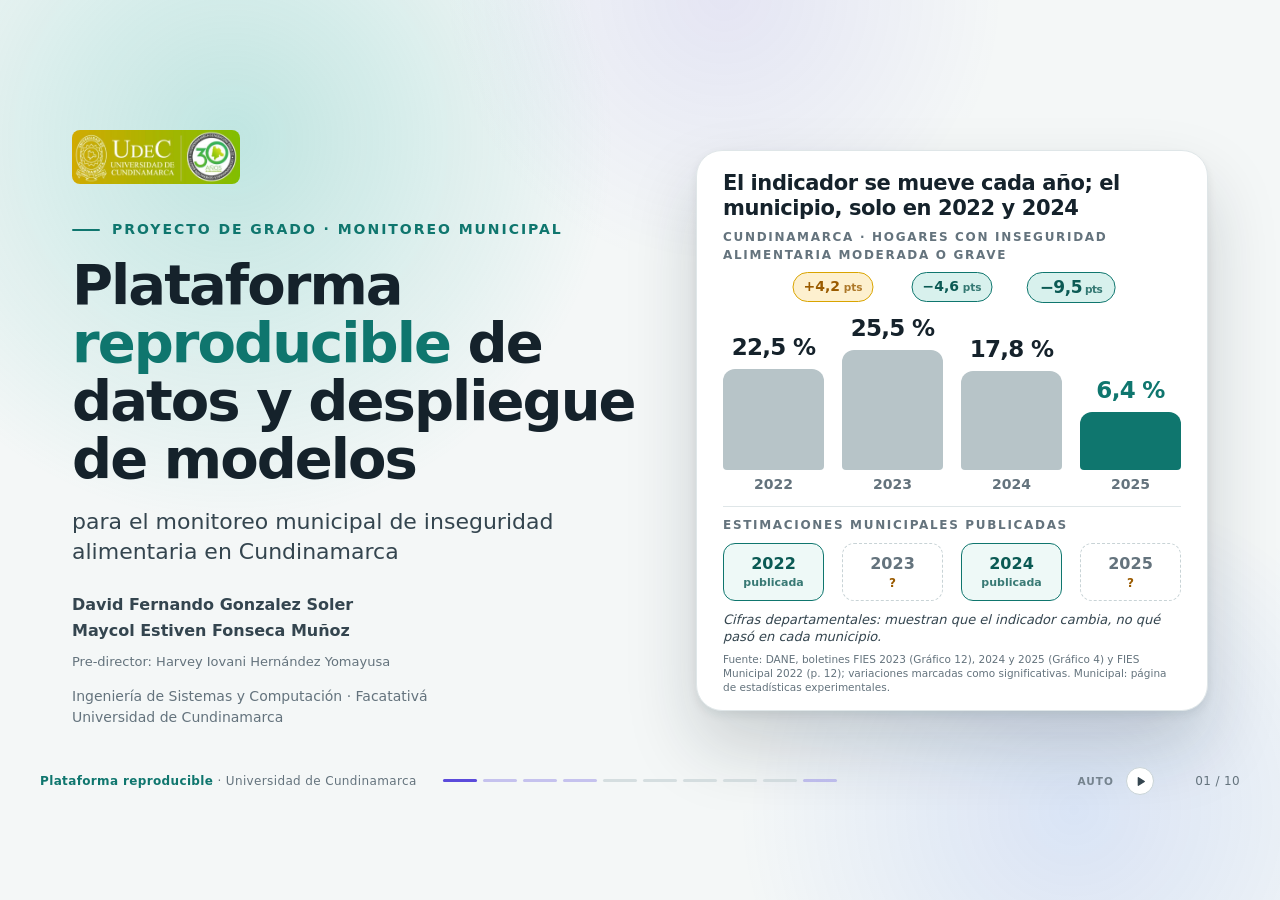
<file: index.html>
<!doctype html>
<html lang="es">
<head>
<meta charset="utf-8">
<meta name="viewport" content="width=device-width, initial-scale=1">
<title>Plataforma reproducible de datos y despliegue de modelos · Presentación</title>
<meta name="description" content="Presentación ante jurados: plataforma reproducible de datos y despliegue de modelos para el monitoreo municipal de inseguridad alimentaria en Cundinamarca.">
<link rel="icon" href="data:image/svg+xml,%3Csvg xmlns='http://www.w3.org/2000/svg' viewBox='0 0 32 32'%3E%3Crect width='32' height='32' rx='8' fill='%230f766e'/%3E%3Ccircle cx='16' cy='16' r='5' fill='white'/%3E%3C/svg%3E">
<link rel="stylesheet" href="deck.css?v=202611101352">
<link rel="stylesheet" href="scenes.css?v=202611101352">
<link rel="stylesheet" href="idle.css?v=202611101352">
<link rel="stylesheet" href="notes.css?v=202611101352">
</head>
<body data-theme="light">

<!-- Iconos: trazo de 1.8 px, sin relleno. Se usan con <svg class="i"><use href="#i-..."/></svg> -->
<svg width="0" height="0" style="position:absolute" aria-hidden="true" focusable="false">
  <symbol id="i-spark" viewBox="0 0 24 24"><path d="M12 3l1.8 5.2L19 10l-5.2 1.8L12 17l-1.8-5.2L5 10l5.2-1.8z"/><path d="M18.5 16.5l.6 1.6 1.6.6-1.6.6-.6 1.6-.6-1.6-1.6-.6 1.6-.6z"/></symbol>
  <symbol id="i-target" viewBox="0 0 24 24"><circle cx="12" cy="12" r="9"/><circle cx="12" cy="12" r="5"/><circle cx="12" cy="12" r="1.2"/></symbol>
  <symbol id="i-check" viewBox="0 0 24 24"><path d="M5 12.5l4.5 4.5L19 7.5"/></symbol>
  <symbol id="i-check-circle" viewBox="0 0 24 24"><circle cx="12" cy="12" r="9"/><path d="M8 12.5l3 3 5-6"/></symbol>
  <symbol id="i-x" viewBox="0 0 24 24"><path d="M6 6l12 12M18 6L6 18"/></symbol>
  <symbol id="i-ban" viewBox="0 0 24 24"><circle cx="12" cy="12" r="9"/><path d="M5.6 5.6l12.8 12.8"/></symbol>
  <symbol id="i-receipt" viewBox="0 0 24 24"><path d="M6 3h12v18l-3-2-3 2-3-2-3 2z"/><path d="M9 8h6M9 12h6"/></symbol>
  <symbol id="i-search" viewBox="0 0 24 24"><circle cx="11" cy="11" r="6.5"/><path d="M16 16l4.5 4.5"/></symbol>
  <symbol id="i-alert" viewBox="0 0 24 24"><path d="M12 4l9 16H3z"/><path d="M12 10v4M12 17.2v.1"/></symbol>
  <symbol id="i-db" viewBox="0 0 24 24"><ellipse cx="12" cy="6" rx="7" ry="3"/><path d="M5 6v6c0 1.7 3.1 3 7 3s7-1.3 7-3V6M5 12v6c0 1.7 3.1 3 7 3s7-1.3 7-3v-6"/></symbol>
  <symbol id="i-server" viewBox="0 0 24 24"><rect x="4" y="4" width="16" height="6" rx="2"/><rect x="4" y="14" width="16" height="6" rx="2"/><path d="M8 7h.01M8 17h.01"/></symbol>
  <symbol id="i-chart" viewBox="0 0 24 24"><path d="M4 20V4M4 20h16M8 16v-5M12 16V8M16 16v-3"/></symbol>
  <symbol id="i-eye" viewBox="0 0 24 24"><path d="M2.5 12S6 5.5 12 5.5 21.5 12 21.5 12 18 18.5 12 18.5 2.5 12 2.5 12z"/><circle cx="12" cy="12" r="2.8"/></symbol>
  <symbol id="i-list" viewBox="0 0 24 24"><path d="M8 6h12M8 12h12M8 18h12M4 6h.01M4 12h.01M4 18h.01"/></symbol>
  <symbol id="i-file" viewBox="0 0 24 24"><path d="M7 3h7l4 4v14H7z"/><path d="M14 3v4h4M10 12h5M10 16h5"/></symbol>
  <symbol id="i-scan" viewBox="0 0 24 24"><path d="M4 8V5a1 1 0 011-1h3M16 4h3a1 1 0 011 1v3M20 16v3a1 1 0 01-1 1h-3M8 20H5a1 1 0 01-1-1v-3"/><circle cx="12" cy="12" r="3"/></symbol>
  <symbol id="i-shield" viewBox="0 0 24 24"><path d="M12 3l7 3v5c0 5-3 8-7 10-4-2-7-5-7-10V6z"/><path d="M9 12l2 2 4-4"/></symbol>
  <symbol id="i-lock" viewBox="0 0 24 24"><rect x="5" y="11" width="14" height="9" rx="2.5"/><path d="M8 11V8a4 4 0 018 0v3"/></symbol>
  <symbol id="i-cpu" viewBox="0 0 24 24"><rect x="7" y="7" width="10" height="10" rx="2"/><path d="M9 3v3M15 3v3M9 18v3M15 18v3M3 9h3M3 15h3M18 9h3M18 15h3"/></symbol>
  <symbol id="i-play" viewBox="0 0 24 24"><path d="M8 5v14l11-7z"/></symbol>
  <symbol id="i-pause" viewBox="0 0 24 24"><path d="M8 5v14M16 5v14"/></symbol>
  <symbol id="i-home" viewBox="0 0 24 24"><path d="M4 11l8-7 8 7"/><path d="M6 10v10h12V10"/><path d="M10 20v-6h4v6"/></symbol>
  <symbol id="i-user" viewBox="0 0 24 24"><circle cx="12" cy="8" r="3.5"/><path d="M5 20c0-3.5 3.1-6 7-6s7 2.5 7 6"/></symbol>
  <symbol id="i-users" viewBox="0 0 24 24"><circle cx="9" cy="9" r="3"/><circle cx="17" cy="10" r="2.5"/><path d="M3 19c0-3 2.7-5 6-5s6 2 6 5M15 15c3 0 6 1.4 6 4"/></symbol>
  <symbol id="i-layers" viewBox="0 0 24 24"><path d="M12 4l9 5-9 5-9-5z"/><path d="M3 14l9 5 9-5"/></symbol>
  <symbol id="i-terminal" viewBox="0 0 24 24"><rect x="3" y="5" width="18" height="14" rx="3"/><path d="M7 10l3 2-3 2M12 15h5"/></symbol>
  <symbol id="i-linkoff" viewBox="0 0 24 24"><path d="M10 14a4 4 0 010-6l2-2a4 4 0 016 0M14 10a4 4 0 010 6l-2 2a4 4 0 01-6 0"/><path d="M4 4l3 3M20 20l-3-3"/></symbol>
  <symbol id="i-building" viewBox="0 0 24 24"><path d="M5 21V5l7-2v18M12 8h7v13M5 21h14"/><path d="M8 8h1M8 12h1M8 16h1"/></symbol>
  <symbol id="i-cog" viewBox="0 0 24 24"><circle cx="12" cy="12" r="3"/><path d="M12 3v3M12 18v3M3 12h3M18 12h3M5.6 5.6l2.1 2.1M16.3 16.3l2.1 2.1M18.4 5.6l-2.1 2.1M7.7 16.3l-2.1 2.1"/></symbol>
  <symbol id="i-book" viewBox="0 0 24 24"><path d="M5 4h10a3 3 0 013 3v13H8a3 3 0 01-3-3z"/><path d="M5 17a3 3 0 013-3h10"/></symbol>
  <symbol id="i-globe" viewBox="0 0 24 24"><circle cx="12" cy="12" r="9"/><path d="M3 12h18M12 3c3 3 3 15 0 18M12 3c-3 3-3 15 0 18"/></symbol>
  <symbol id="i-plug" viewBox="0 0 24 24"><path d="M9 3v5M15 3v5M6 8h12v3a6 6 0 01-12 0zM12 17v4"/></symbol>
  <symbol id="i-repeat" viewBox="0 0 24 24"><path d="M17 4l3 3-3 3M20 7H8a4 4 0 00-4 4M7 20l-3-3 3-3M4 17h12a4 4 0 004-4"/></symbol>
  <symbol id="i-clock" viewBox="0 0 24 24"><circle cx="12" cy="12" r="9"/><path d="M12 7v5l3 2"/></symbol>
</svg>

<noscript><p style="position:fixed;inset:0;display:grid;place-items:center;margin:0;font-family:sans-serif">Esta presentación necesita JavaScript activado.</p></noscript>
<div class="ambient" aria-hidden="true"><i></i><i></i><i></i></div>
<div class="tintwash" aria-hidden="true"></div>

<div class="viewport">
<main class="stage" id="stage" aria-label="Presentación del proyecto">

<!-- ═════════ 1 · PORTADA Y GANCHO ═════════ -->
<section class="scene" id="s-portada" data-title="Portada">
  <img class="cv-logo rv" data-s="0" src="assets/logo-universidad.jpg" alt="Universidad de Cundinamarca">

  <div class="cv-main">
    <div class="eyebrow rv" data-s="0" data-i="1">Proyecto de grado · monitoreo municipal</div>
    <h1 class="cv-title rv f split" data-s="0" data-i="2">Plataforma <span class="ac">reproducible</span> de datos y despliegue de modelos</h1>
    <p class="cv-sub rv" data-s="0" data-i="8">para el monitoreo municipal de inseguridad alimentaria en Cundinamarca</p>
    <ul class="team rv" data-s="0" data-i="9">
      <li>David Fernando Gonzalez Soler</li>
      <li>Maycol Estiven Fonseca Muñoz</li>
      <li><small>Pre-director: Harvey Iovani Hernández Yomayusa</small></li>
    </ul>
  </div>
  <p class="cv-meta rv" data-s="0" data-i="10">Ingeniería de Sistemas y Computación · Facatativá<br>Universidad de Cundinamarca</p>

  <div class="cv-art">
    <div class="rv z" data-s="0" data-i="4">
      <div class="float">
        <div class="hook-card card">
          <p class="hk-head">El indicador se mueve cada año; el municipio, solo en 2022 y 2024</p>
          <div class="lbl">Cundinamarca · hogares con inseguridad alimentaria moderada o grave</div>
          <div class="hk-cols">
            <div class="hk-bar"><span class="v" id="v22">23,0 %</span><div class="b" style="height:101px"></div><span class="y">2022</span></div>
            <div class="hk-bar"><span class="v" id="v23">27,2 %</span><div class="b" style="height:120px"></div><span class="y">2023</span><i class="dl up" style="--k:0">+4,2<small> pts</small></i></div>
            <div class="hk-bar"><span class="v" id="v24">22,6 %</span><div class="b" style="height:99px"></div><span class="y">2024</span><i class="dl dn" style="--k:1">−4,6<small> pts</small></i></div>
            <div class="hk-bar now"><span class="v" id="v25">13,1 %</span><div class="b" style="height:58px"></div><span class="y">2025</span><i class="dl dn big" style="--k:2">−9,5<small> pts</small></i></div>
          </div>
          <div class="hk-sep"></div>
          <div class="lbl">Estimaciones municipales publicadas</div>
          <div class="yrs">
            <div class="yr">2022<small>publicada</small></div>
            <div class="yr gap">2023<u>?</u></div>
            <div class="yr">2024<small>publicada</small></div>
            <div class="yr gap">2025<u>?</u></div>
          </div>
          <p class="hk-cap">Cifras departamentales: muestran que el indicador cambia, no qué pasó en cada municipio.</p>
          <p class="hk-src">Fuente: DANE, boletines FIES 2023 (Gráfico 12), 2024 y 2025 (Gráfico 4) y FIES Municipal 2022 (p. 12); variaciones marcadas como significativas. Municipal: página de estadísticas experimentales.</p>
        </div>
      </div>
    </div>
  </div>
  <template class="notes" data-time="0:45" data-key="La cifra oficial cambia entre 4 y 10 puntos por año, pero es departamental; de los municipios solo hay estimaciones de 2022 y 2024.">
    <p data-s="0">[Buenos días / buenas tardes], jurados. Somos [nombre de A] y [nombre de B]; presentamos nuestro proyecto de grado.</p>
    <p data-s="0">En Cundinamarca, el porcentaje de hogares en inseguridad alimentaria moderada o grave fue 23,0 % en 2022, 27,2 % en 2023, 22,6 % en 2024 y 13,1 % en 2025. Sube y baja entre 4 y casi 10 puntos por año, y el DANE marca las tres variaciones como significativas.</p>
    <p data-s="0">Son cifras departamentales: muestran que el indicador cambia, no qué pasó en cada municipio. Y de los municipios el DANE publica estimaciones solo de 2022 y 2024; dos de los tres cambios, incluido el mayor, caen en años sin estimación municipal. Nuestro proyecto parte de ahí. Lo presentamos desde Ingeniería de Sistemas y Computación, Universidad de Cundinamarca, extensión Facatativá.</p>
    <p class="tr">Eso nos lleva a por qué importa el nivel municipal.</p>
  </template>
</section>

<!-- ═════════ 2 · POR QUÉ IMPORTA ═════════ -->
<section class="scene" id="s-porque" data-title="Por qué importa" data-steps="2">
  <header class="hd rv f" data-s="0"><div class="eyebrow">El nivel que falta</div><h2 class="h2">La encuesta llega hasta el departamento</h2></header>

  <div class="axis">
    <div class="axis-card card rv" data-s="0">
      <div class="lbl">En el tiempo · 8 preguntas de la ECV</div>
      <div class="ax-big"><span class="ac">Cada año</span></div>
      <div class="yearline"><b style="--n:0"></b><span></span><b style="--n:1"></b><span></span><b style="--n:2"></b><span></span><b style="--n:3"></b></div>
      <div class="yearline-l"><span>2022</span><span>2023</span><span>2024</span><span>2025</span></div>
    </div>
    <div class="pill warn need rv" data-s="2"><svg class="i"><use href="#i-alert"/></svg>El DANE identificó la necesidad de información municipal</div>
  </div>
  <div class="s2-foot rv f" data-s="2">
    <p>Cifras de hogares. El indicador 2.1.2 del ODS 2 se define para personas.</p>
    <small>Fuente: DANE, boletín FIES 2025 (p. 2) y página de estadísticas experimentales.</small>
  </div>

  <div class="mapc card rv z" data-s="0" data-i="2">
    <div class="lbl">En el territorio · hasta el departamento</div>
    <div class="cmap" id="cmap"></div>
    <div class="map-lab"><b>Cundinamarca</b><span>un solo valor</span></div>
    <div class="map-cap">
      <b class="rv f" data-s="1">116 municipios</b>
      <span class="tag rv f" data-s="2">Estimación en áreas pequeñas · 2022 y 2024</span>
    </div>
  </div>
  <p class="map-src rv f" data-s="0">Mapa: DANE (2020) vía geoBoundaries, CC BY 4.0; municipios según DIVIPOLA.</p>
  <template class="notes" data-time="0:40" data-key="El indicador se mide cada año, pero la encuesta llega hasta el departamento; el municipio se cubre con estimación en áreas pequeñas.">
    <p data-s="0">De FIES solo usamos lo que necesitamos: ocho preguntas de la Encuesta Nacional de Calidad de Vida, incluidas desde 2022 y aplicadas cada año. Es decir, cada año hay una cifra para Cundinamarca.</p>
    <p data-s="1">Pero, por el diseño de la encuesta, los indicadores se desagregan hasta el departamento. Cundinamarca tiene 116 municipios, y la cifra publicada no distingue entre ellos.</p>
    <p data-s="2">El DANE identificó la necesidad de información municipal y la cubre con estimación en áreas pequeñas, que combina la encuesta con información auxiliar, para 2022 y 2024. A ese nivel la información es limitada y menos frecuente. Una precisión: son cifras de hogares; el indicador 2.1.2 del ODS 2 se define para personas, y el boletín del DANE las separa.</p>
    <p class="tr">Producir esas estimaciones exige reunir fuentes muy distintas, y de ahí sale el problema.</p>
  </template>
</section>

<!-- ═════════ 3 · PROBLEMA OPERATIVO ═════════ -->
<section class="scene" id="s-problema" data-title="El problema es operativo" data-steps="6">
  <header class="hd rv f" data-s="0"><div class="eyebrow">El problema</div><h2 class="h2">Cinco dificultades, un problema operativo</h2></header>

  <div class="dfs">
    <div class="dfr rv" data-s="1">
      <div class="df"><span class="n">1</span>Fuentes heterogéneas</div>
      <div class="lane"><span class="fchip">API abierta</span><span class="ne">≠</span><span class="fchip f2">Archivo publicado</span></div>
    </div>
    <div class="dfr tall rv" data-s="2">
      <div class="df"><span class="n">2</span>Períodos y frecuencias distintos</div>
      <div class="lane per"><div class="trk"><div class="row r1" id="trk1"><em>BLACK MARBLE<small>luminosidad satelital</small></em></div><div class="row r2" id="trk2"><em>FIES MUNICIPAL</em></div><span class="scan"></span></div></div>
    </div>
    <div class="dfr rv" data-s="3">
      <div class="df"><span class="n">3</span>Condiciones de acceso diferentes</div>
      <div class="lane lk"><svg class="i"><use href="#i-lock"/></svg><span><b>Sisbén</b> · tratamiento protegido de datos personales</span></div>
    </div>
    <div class="dfr rv" data-s="4">
      <div class="df"><span class="n">4</span>Requisitos y vigencia de cada modelo</div>
      <div class="lane ver"><b class="mod">modelo</b><span class="op">+</span><b class="new">datos nuevos</b><span class="op">=</span><span class="q">¿sigue vigente?</span></div>
    </div>
    <div class="dfr rv" data-s="5">
      <div class="df"><span class="n">5</span>Procedencia incompleta y pasos manuales</div>
      <div class="lane chain"><b>datos</b><span class="brk"><svg class="i"><use href="#i-linkoff"/></svg></span><b class="m">modelo</b><span class="q">¿qué versión produjo este resultado?</span></div>
    </div>
  </div>

  <div class="takeaway rv" data-s="6"><svg class="i"><use href="#i-spark"/></svg><p>No medimos inseguridad alimentaria ni proponemos un algoritmo nuevo: falta un proceso reproducible.</p></div>
  <template class="notes" data-time="1:20" data-key="No medimos inseguridad alimentaria ni proponemos un algoritmo: falta un proceso reproducible que una datos, modelos y resultados con su procedencia.">
    <p data-s="0">Lo resumimos en cinco dificultades.</p>
    <p data-s="1">Fuentes heterogéneas, con esquemas, códigos y formatos propios: unas por API abierta, otras archivos publicados.</p>
    <p data-s="2">Períodos y frecuencias que no coinciden. Black Marble, un producto de luminosidad satelital, publica versiones diarias, mensuales y anuales; las estimaciones municipales de FIES, solo 2022 y 2024.</p>
    <p data-s="3">Condiciones de acceso diferentes: el Sisbén, por ejemplo, contempla un tratamiento protegido de datos personales.</p>
    <p data-s="4">Cada modelo tiene requisitos propios y puede perder vigencia cuando cambian los datos que recibe.</p>
    <p data-s="5">Procedencia incompleta y pasos manuales: cuesta repetir una ejecución o explicar un cambio. Lo documentan Paleyes et al. (2022) y Sculley et al. (2015), y el MinTIC advierte que publicar datos no basta.</p>
    <p data-s="6">Son consecuencias posibles; no afirmamos que hayan ocurrido en nuestro proceso. El problema es operativo: no medimos inseguridad alimentaria ni proponemos un algoritmo; falta un proceso reproducible que una datos, modelos y resultados con su procedencia.</p>
    <p class="tr">¿Qué hay hoy para esto?</p>
  </template>
</section>

<!-- ═════════ 4 · LO QUE EXISTE Y EL VACÍO ═════════ -->
<section class="scene" id="s-vacio" data-title="Qué existe y dónde está el vacío" data-steps="3">
  <header class="hd rv f" data-s="0"><div class="eyebrow">Estado del arte</div><h2 class="h2">Hay piezas sueltas; falta reunirlas</h2></header>

  <div class="vcs">
    <div class="vc rv z" data-s="0">
      <div class="ico blue"><svg class="i"><use href="#i-layers"/></svg></div>
      <h3>Herramientas generales</h3><div class="sub">DVC · MLflow · Kubeflow Hub · KServe · BentoML</div>
      <ul>
        <li><svg class="i"><use href="#i-check"/></svg>Versionado de datos y modelos</li>
        <li><svg class="i"><use href="#i-check"/></svg>Registro de versiones</li>
        <li><svg class="i"><use href="#i-check"/></svg>Contratos de entrada y salida</li>
        <li><svg class="i"><use href="#i-check"/></svg>Servicio por API</li>
        <li><svg class="i"><use href="#i-check"/></svg>Incorporación de datos<em>parte</em></li>
      </ul>
    </div>
    <div class="vc rv z" data-s="1">
      <div class="ico"><svg class="i"><use href="#i-globe"/></svg></div>
      <h3>Datos públicos</h3><div class="sub">ColOpenData · DIVIPOLA · IPUMS GEO2_CO · tejoR · SDMX</div>
      <ul>
        <li><svg class="i"><use href="#i-check"/></svg>Adquisición<em>parte</em></li>
        <li><svg class="i"><use href="#i-check"/></svg>Homologación<em>parte</em></li>
      </ul>
    </div>
    <div class="vc gap rv z" data-s="2">
      <div class="ico warn"><svg class="i"><use href="#i-search"/></svg></div>
      <h3>Sin identificar</h3><div class="sub">en las fuentes revisadas</div>
      <ul>
        <li><svg class="i"><use href="#i-alert"/></svg>Compatibilidad dataset–modelo</li>
        <li><svg class="i"><use href="#i-alert"/></svg>Procedencia por resultado</li>
        <li><svg class="i"><use href="#i-alert"/></svg>Para datos municipales de Colombia</li>
      </ul>
    </div>
  </div>
  <div class="vnote rv f" data-s="3"><span class="pill warn"><svg class="i"><use href="#i-alert"/></svg>Hipótesis de trabajo, acotada a las fuentes revisadas</span></div>
  <template class="notes" data-time="1:10" data-key="Hasta donde llega nuestra revisión, hay herramientas para cada pieza, pero no una que reúna la cadena para datos públicos municipales de Colombia. Es una hipótesis de trabajo.">
    <p data-s="0">Empecemos por las herramientas generales: DVC, MLflow, Kubeflow Hub, KServe y BentoML. Cada una documenta solo una parte: el versionado de datos y modelos, el registro de versiones, los contratos de entrada y salida y el servicio por API; de la incorporación de datos, apenas una parte.</p>
    <p data-s="1">Para datos públicos y territoriales hay ColOpenData, DIVIPOLA, IPUMS GEO2_CO, tejoR y SDMX, que documentan parte de la adquisición y parte de la homologación.</p>
    <p data-s="2">En las fuentes revisadas no identificamos una solución que reúna estas piezas para datos municipales de Colombia, con comprobación de compatibilidad entre un dataset versionado y un modelo, y procedencia por resultado consultable por API.</p>
    <p data-s="3">Lo planteamos como hipótesis de trabajo, acotada a esa revisión.</p>
    <p class="tr">Ese vacío es lo que proponemos cerrar.</p>
  </template>
</section>

<!-- ═════════ 5 · PROPUESTA ═════════ -->
<section class="scene" id="s-propuesta" data-title="Nuestra propuesta" data-steps="6" data-theme-hint="tint">
  <header class="hd rv f" data-s="0"><div class="eyebrow">Propuesta</div><h2 class="h2">Una plataforma, cuatro objetivos</h2></header>

  <div class="pipe">
    <div class="lk2 rv f" data-s="1" style="left:154px"><span class="dot"></span><span class="dot d2"></span></div>
    <div class="lk2 rv f" data-s="2" style="left:350px"><span class="dot"></span><span class="dot d2"></span></div>
    <div class="lk2 rv f" data-s="3" style="left:546px"><span class="dot"></span><span class="dot d2"></span></div>
    <div class="lk2 rv f" data-s="4" style="left:742px"><span class="dot"></span><span class="dot d2"></span></div>
    <div class="lk2 rv f" data-s="5" style="left:938px"><span class="dot"></span><span class="dot d2"></span></div>

    <div class="pn rv z" data-s="0" style="left:0"><div class="ico blue"><svg class="i"><use href="#i-db"/></svg></div><h3>Fuentes públicas</h3><p>API, archivo o inicio de sesión</p></div>
    <div class="pn rv z" data-s="1" style="left:196px"><div class="ico blue"><svg class="i"><use href="#i-layers"/></svg></div><span class="ver-b">v2024.1</span><h3>Dataset versionado</h3><p>cada versión, inmutable</p></div>
    <div class="pn rv z" data-s="2" style="left:392px"><div class="ico"><svg class="i"><use href="#i-shield"/></svg></div><h3>Compatibilidad</h3><p>se comprueba antes de ejecutar</p></div>
    <div class="pn rv z" data-s="3" style="left:588px"><div class="ico ai"><svg class="i"><use href="#i-cpu"/></svg></div><h3>Ejecución aislada</h3><p>cada modelo, por separado</p></div>
    <div class="pn rv z" data-s="4" style="left:784px"><div class="ico"><svg class="i"><use href="#i-plug"/></svg></div><h3>API</h3><p>consulta de resultados</p></div>
    <div class="pn rv z" data-s="5" style="left:980px"><div class="ico"><svg class="i"><use href="#i-receipt"/></svg></div><h3>Resultado</h3><p>con su procedencia</p></div>
  </div>

  <div class="prov rv f" data-s="5"><span class="lbl">Procedencia de cada resultado</span><span class="chip-p m">Modelo v3</span><span class="chip-p d">Datos v2024.1</span><span class="chip-p p">Período</span></div>

  <div class="objs">
    <div class="obj-chip rv z" data-s="6"><div class="ico"><svg class="i"><use href="#i-layers"/></svg></div><div><small>1</small>Arquitectura modular</div></div>
    <div class="obj-chip rv z" data-s="6" data-i="1"><div class="ico blue"><svg class="i"><use href="#i-db"/></svg></div><div><small>2</small>Ingesta y homologación</div></div>
    <div class="obj-chip rv z" data-s="6" data-i="2"><div class="ico ai"><svg class="i"><use href="#i-plug"/></svg></div><div><small>3</small>Despliegue y API</div></div>
    <div class="obj-chip rv z" data-s="6" data-i="3"><div class="ico"><svg class="i"><use href="#i-check-circle"/></svg></div><div><small>4</small>Validación con un caso de demostración</div></div>
  </div>
  <div class="propnote rv f" data-s="6"><span class="pill"><svg class="i"><use href="#i-target"/></svg>116 municipios · modelos ya entrenados · sin entrenamiento en la primera versión</span></div>
  <template class="notes" data-time="0:55" data-key="Una plataforma reproducible que automatiza la integración de fuentes públicas y despliega modelos ya entrenados de forma versionada, sin depender del algoritmo.">
    <p data-s="0">Proponemos una plataforma reproducible que automatice la integración de fuentes públicas y el despliegue versionado de modelos, independiente del algoritmo. Las fuentes públicas la alimentan.</p>
    <p data-s="1">Cada conjunto de datos lleva una versión, y cada modelo también.</p>
    <p data-s="2">Antes de ejecutar se comprueba la compatibilidad entre el dataset y el modelo.</p>
    <p data-s="3">Cada modelo se ejecuta de forma aislada.</p>
    <p data-s="4">El resultado se consulta por API.</p>
    <p data-s="5">Y llega con su procedencia: por ejemplo, modelo v3 con datos v2024.1.</p>
    <p data-s="6">Cuatro objetivos: arquitectura, ingesta y homologación para 116 municipios, despliegue con API y validación con un caso de demostración. La primera versión registra y ejecuta modelos ya entrenados; el entrenamiento no es parte del alcance.</p>
    <p class="tr">Así funciona por dentro.</p>
  </template>
</section>

<!-- ═════════ 6 · CÓMO FUNCIONA ═════════ -->
<section class="scene" id="s-funciona" data-title="Cómo funciona" data-steps="3">
  <header class="hd rv f" data-s="0"><div class="eyebrow">Diseño</div><h2 class="h2">Datos, modelos y acceso</h2></header>

  <div class="grps">
    <div class="grp dt rv z" data-s="0"><div class="gh"><div class="ico blue"><svg class="i"><use href="#i-db"/></svg></div><b>Datos</b></div><div class="bl"><span>Ingesta</span><span>Preparación y calidad</span><span>Almacén versionado</span></div></div>
    <div class="grp md rv z" data-s="0" data-i="1"><div class="gh"><div class="ico ai"><svg class="i"><use href="#i-cpu"/></svg></div><b>Modelos</b></div><div class="bl"><span>Registro</span><span>Compatibilidad</span><span>Ejecución aislada</span></div></div>
    <div class="grp ac rv z" data-s="0" data-i="2"><div class="gh"><div class="ico"><svg class="i"><use href="#i-plug"/></svg></div><b>Acceso y procedencia</b></div><div class="bl"><span>API</span><span>Interfaz web</span><span>Catálogo de procedencia</span></div></div>
  </div>

  <div class="demo">
    <div class="gt rv f" data-s="1">
      <div class="cap">Comprobación de compatibilidad</div>
      <div class="stream">
        <div class="gate-line"></div>
        <i class="mun" style="--r:0;--n:0"></i><i class="mun" style="--r:1;--n:1"></i><i class="mun bad" style="--r:2;--n:2"></i><i class="mun" style="--r:3;--n:3"></i><i class="mun" style="--r:4;--n:4"></i><i class="mun bad" style="--r:5;--n:5"></i><i class="mun" style="--r:6;--n:6"></i>
        <span class="why">excluido: fuera de cobertura</span>
      </div>
      <div class="mnote" style="position:absolute;left:0;top:268px">Los municipios válidos pasan; el resto se excluye con su motivo.</div>
    </div>
    <div class="mlanes rv f" data-s="2">
      <div class="ml ok"><div class="ico ai"><svg class="i"><use href="#i-cpu"/></svg></div><div>Modelo A<small>corre aislado</small></div><span class="tick"><svg class="i" style="width:16px;height:16px"><use href="#i-check"/></svg></span></div>
      <div class="ml fail"><div class="ico warn"><svg class="i"><use href="#i-cpu"/></svg></div><div>Modelo B<small>falla</small></div><span class="x"><svg class="i" style="width:16px;height:16px"><use href="#i-x"/></svg></span></div>
      <div class="mnote">Si uno falla, los demás siguen.</div>
    </div>
    <div class="rs rv z" data-s="3">
      <div class="ico"><svg class="i"><use href="#i-receipt"/></svg></div>
      <h3>Estimación de un modelo</h3><p>no es una cifra oficial</p>
      <div class="chips"><span class="chip-p p">Período</span><span class="chip-p d">Versión de datos</span><span class="chip-p m">Versión de modelo</span></div>
    </div>
  </div>
  <template class="notes" data-time="1:00" data-key="Antes de ejecutar se comprueba la compatibilidad, cada modelo corre aislado y cada resultado dice de qué datos y de qué modelo salió.">
    <p data-s="0">El diseño tiene nueve bloques lógicos, en tres grupos. Datos: la ingesta guarda una copia con su fecha y su origen; la preparación homologa códigos, períodos y unidades y genera un reporte de calidad; el almacén guarda cada versión sin modificarla. Modelos: el registro guarda cada modelo ya entrenado con su ficha; la comprobación de compatibilidad cruza sus requisitos con el dataset, los municipios y el período; la ejecución corre cada modelo aislado. Acceso: la API, la interfaz web y un catálogo de metadatos y procedencia.</p>
    <p data-s="1">Primera regla: se excluye el municipio inválido con su motivo y, si ninguno es válido, el modelo no se ejecuta.</p>
    <p data-s="2">Segunda: un modelo que falla no cancela a los demás.</p>
    <p data-s="3">Tercera: cada resultado trae su período y su naturaleza —estimación de un modelo, no cifra oficial— y queda enlazado con la versión de datos y de modelo. Es nuestra propuesta de diseño: falta validarla con la dirección y con investigadores reales.</p>
    <p class="tr">¿Quién la usa y hasta dónde llega?</p>
  </template>
</section>

<!-- ═════════ 7 · ROLES Y ALCANCE ═════════ -->
<section class="scene" id="s-alcance" data-title="Quién la usa y qué alcance tiene" data-steps="2">
  <header class="hd rv f" data-s="0"><div class="eyebrow">Quién la usa</div><h2 class="h2">Dos roles, alcance por niveles</h2></header>

  <div class="roles">
    <div class="role rv z" data-s="0"><div class="rh"><div class="ico"><svg class="i"><use href="#i-cog"/></svg></div><h3>Administrador</h3></div><div class="acts"><span>Configura fuentes</span><span>Activa versiones</span><span>Registra modelos</span></div></div>
    <div class="role rv z" data-s="0" data-i="1"><div class="rh"><div class="ico blue"><svg class="i"><use href="#i-search"/></svg></div><h3>Investigador</h3></div><div class="acts"><span>Elige datos y modelos</span><span>Ejecuta</span><span>Consulta procedencia</span></div></div>
  </div>

  <div class="tiers">
    <div class="tier must rv" data-s="1"><div class="lab">Debe</div><div class="fillb"><span>≥ 3 fuentes heterogéneas</span><span>2 familias de modelos</span><span>Compatibilidad</span><span>API</span><span>Procedencia</span><span>Instalación en limpio</span></div></div>
    <div class="tier should rv" data-s="1" data-i="1"><div class="lab">Debería</div><div class="fillb"><span>Interfaz web delgada</span><span>Exportación</span><span>Historial con repetición</span></div></div>
    <div class="tier could rv" data-s="1" data-i="2"><div class="lab">Podría</div><div class="fillb"><span>Reentrenamiento</span><span>Más fuentes</span><span>Más pantallas</span></div></div>
  </div>

  <div class="out rv f" data-s="2"><span class="lbl">Fuera de la primera versión</span><span class="no"><svg class="i"><use href="#i-ban"/></svg>Entrenar en la plataforma</span><span class="no"><svg class="i"><use href="#i-ban"/></svg>Personal municipal como usuario</span><span class="no"><svg class="i"><use href="#i-ban"/></svg>Operación permanente</span></div>
  <div class="cmd rv z" data-s="2" data-i="2"><svg class="i"><use href="#i-terminal"/></svg><span><i>$</i> <b>docker compose up</b></span><small>una instalación, un comando, en un entorno limpio</small></div>
  <template class="notes" data-time="0:50" data-key="Dos roles, un alcance por niveles y una instalación con un comando.">
    <p data-s="0">Hay dos roles. El administrador configura las fuentes con archivos versionados, activa versiones y registra modelos. El investigador elige datos, municipios, período y modelos, y lee resultados con su procedencia, su historial y la exportación. La especificación describe once casos de uso.</p>
    <p data-s="1">El alcance se ordena en tres niveles. Debe: al menos tres fuentes heterogéneas, dos modelos de familias distintas, comprobación de compatibilidad, ejecución aislada, API, procedencia e instalación en un entorno limpio. Debería: interfaz web delgada, exportación e historial con repetición. Podría: reentrenamiento, más fuentes y más pantallas.</p>
    <p data-s="2">Quedan fuera el entrenamiento dentro de la plataforma, el personal municipal como usuario y la operación permanente después del trabajo de grado, que exigiría un acuerdo aparte. Se instala con un comando y se demuestra en un entorno limpio.</p>
    <p class="tr">Todo esto ya está especificado.</p>
  </template>
</section>

<!-- ═════════ 8 · LO ESPECIFICADO ═════════ -->
<section class="scene" id="s-especificado" data-title="Lo investigado y especificado" data-steps="2">
  <header class="hd rv f" data-s="0"><div class="eyebrow">Especificación</div><h2 class="h2">Ya está especificado</h2></header>
  <div class="ieee rv z" data-s="0" data-i="2">IEEE 830</div>

  <div class="tiles">
    <div class="tile t1 rv z" data-s="0"><b class="n" id="n48">0</b><span>requisitos funcionales</span><em>según la norma IEEE 830</em>
      <div class="split-bar"><i class="e"></i><i class="c"></i></div>
      <div class="split-leg"><span class="e">38 esenciales</span><span class="c">10 condicionales</span></div></div>
    <div class="tile t2 rv z" data-s="1"><b class="n" id="n17">0</b><span>requisitos no funcionales</span></div>
    <div class="tile t3 rv z" data-s="1" data-i="1"><b class="n" id="n11">0</b><span>casos de uso</span><em>2 roles</em></div>
    <div class="tile t4 rv z" data-s="2"><b class="n" id="n5">0</b><span>ejes de estado del arte</span><div class="axes"><b style="--n:0">A</b><b style="--n:1">B</b><b style="--n:2">C</b><b style="--n:3">D</b><b style="--n:4">E</b></div></div>
  </div>
  <div class="specnote rv f" data-s="2"><span class="pill warn"><svg class="i"><use href="#i-alert"/></svg>Diseño y especificación · aún sin versión en ejecución</span></div>
  <template class="notes" data-time="0:35" data-key="Tenemos estado del arte, anteproyecto y una especificación IEEE 830; lo que presentamos es el diseño, todavía sin una versión en ejecución.">
    <p data-s="0">El trabajo tiene tres bases: estado del arte, anteproyecto y una especificación bajo IEEE 830. Son 48 requisitos funcionales: 38 esenciales y 10 condicionales.</p>
    <p data-s="1">17 requisitos no funcionales y once casos de uso, con dos roles.</p>
    <p data-s="2">Cinco ejes de estado del arte. En las fuentes inspeccionadas, los 116 códigos municipales coinciden con DIVIPOLA. Todavía no hay una versión en ejecución: presentamos el diseño y su especificación.</p>
    <p class="tr">Falta decir cómo lo vamos a construir.</p>
  </template>
</section>

<!-- ═════════ 9 · MÉTODO, PLAN Y ABIERTOS ═════════ -->
<section class="scene" id="s-metodo" data-title="Método, plan y puntos abiertos" data-steps="2">
  <header class="hd rv f" data-s="0"><div class="eyebrow">Método y plan</div><h2 class="h2">Cuatro fases y puntos abiertos</h2></header>

  <div class="mtrack rv f" data-s="0" data-i="1">
    <div class="tr"><i><b class="orb"></b><b class="orb o2"></b></i></div>
    <div class="mcols">
      <div class="mcol"><div class="node"><b>1</b></div><b class="ph">Diseño</b><span class="ob">arquitectura modular</span></div>
      <div class="mcol"><div class="node"><b>2</b></div><b class="ph">Ingesta y homologación</b><span class="ob">116 municipios</span></div>
      <div class="mcol"><div class="node"><b>3</b></div><b class="ph">Registro, compatibilidad y API</b><span class="ob">despliegue versionado</span></div>
      <div class="mcol"><div class="node"><b>4</b></div><b class="ph">Validación</b><span class="ob">caso de demostración</span></div>
    </div>
  </div>

  <div class="wk-box rv f" data-s="0" data-i="3"><div class="wk-l">Cronograma de referencia: 40 semanas<span>horizonte estimado: dos a tres semestres</span></div><div class="wk" id="wk"></div></div>

  <div class="risks rv f" data-s="1">
    <span class="risk"><svg class="i"><use href="#i-shield"/></svg>Cobertura de los 116</span>
    <span class="risk"><svg class="i"><use href="#i-shield"/></svg>Períodos que no coinciden</span>
    <span class="risk"><svg class="i"><use href="#i-shield"/></svg>Acceso, como el Sisbén</span>
    <span class="arr">→</span>
    <span class="mit">fuentes de acceso público confirmado · modelos de referencia propios</span>
  </div>

  <div class="opens rv f" data-s="2">
    <div class="lbl">Seguimos abiertos en</div>
    <div class="open-grid">
      <span class="open-chip"><b class="q">?</b>Duración formal</span>
      <span class="open-chip"><b class="q">?</b>Alcance de 116 y línea translocal</span>
      <span class="open-chip"><b class="q">?</b>Admisibilidad como monografía</span>
      <span class="open-chip"><b class="q">?</b>Indicador exacto del caso</span>
      <span class="open-chip"><b class="q">?</b>Herramienta de registro de modelos</span>
      <span class="open-chip"><b class="q">?</b>Validación con investigadores reales</span>
    </div>
  </div>
  <template class="notes" data-time="1:10" data-key="Cuatro fases, una por objetivo; tres riesgos con su mitigación; y puntos abiertos que decimos como abiertos.">
    <p data-s="0">La metodología tiene cuatro fases, una por objetivo específico: diseño; ingesta y homologación; registro, compatibilidad y API; validación. En la validación separamos la evaluación de la plataforma del desempeño predictivo de los modelos. El cronograma de referencia es de 40 semanas, dentro de un horizonte estimado de dos a tres semestres.</p>
    <p data-s="1">Riesgos: cobertura de los 116 municipios, coincidencia de períodos y acceso, como el Sisbén. Mitigación: fuentes de acceso público confirmado y modelos de referencia propios; los insumos de otros equipos no son requisito.</p>
    <p data-s="2">Puntos abiertos, dichos como abiertos: duración formal; alcance de los 116 y línea translocal, con la dirección; si un proyecto que construye una plataforma es admisible como monografía; el indicador exacto del caso; la herramienta de registro; la validación con investigadores reales. Nos interesa su criterio.</p>
    <p class="tr">Para cerrar, lo que esperamos del proyecto.</p>
  </template>
</section>

<!-- ═════════ 10 · IMPACTO Y CIERRE ═════════ -->
<section class="scene" id="s-cierre" data-theme="dark" data-title="Impacto y cierre" data-steps="2">
  <header class="hd rv f" data-s="0"><div class="eyebrow">Cierre</div><h2 class="h2">Impacto condicional</h2></header>

  <div class="cc rv f" data-s="0" data-i="1">
    <div class="ringc"></div>
    <div class="orbit"><i></i></div>
    <div class="core"><span>Un proceso reproducible y trazable</span></div>
    <div class="cn n1"><b><svg class="i"><use href="#i-globe"/></svg>Social</b><small class="rv f" data-s="1">podría apoyar el análisis territorial</small></div>
    <div class="cn n2"><b><svg class="i"><use href="#i-building"/></svg>Institucional</b><small class="rv f" data-s="1" data-i="1">dejaría una base que los semilleros podrían reutilizar</small></div>
    <div class="cn n3"><b><svg class="i"><use href="#i-cog"/></svg>Tecnológico</b><small class="rv f" data-s="1" data-i="2">registrar y ejecutar modelos sin rehacer la ingesta</small></div>
    <div class="cn n4"><b><svg class="i"><use href="#i-book"/></svg>Académico</b><small class="rv f" data-s="1" data-i="3">facilitaría revisar y repetir resultados</small></div>
  </div>

  <div class="endnote rv f" data-s="2"><span class="pill"><svg class="i"><use href="#i-alert"/></svg>Estimaciones de modelos, no cifras oficiales del DANE</span></div>
  <div class="thanks rv f" data-s="2" data-i="1"><span class="ap">Gracias.</span> Preguntas.</div>
  <template class="notes" data-time="0:45" data-key="Los resultados son estimaciones de modelos y no sustituyen las cifras del DANE; proponemos un proceso en el que cada resultado municipal se pueda repetir y explicar.">
    <p data-s="0">Para cerrar, lo que esperamos del proyecto: un proceso reproducible y trazable.</p>
    <p data-s="1">El impacto es condicional, en cuatro ámbitos. En lo social, los resultados podrían apoyar el análisis territorial de los equipos municipales, sin que demos por asegurada su adopción. En lo institucional, dejaría una base documentada que los semilleros podrían reutilizar. En lo tecnológico, una base para registrar y ejecutar modelos ya entrenados sin reconstruir la ingesta. En lo académico, conservar versiones y procedencia facilitaría revisar y repetir resultados. Beneficiarios directos: investigadores, analistas y semilleros; indirectos, a mediano o largo plazo: equipos técnicos municipales.</p>
    <p data-s="2">Los resultados de la plataforma son estimaciones de modelos y no sustituyen las cifras oficiales del DANE. Proponemos un proceso en el que cada resultado municipal se pueda repetir y explicar. Gracias por su atención. Quedamos atentos a sus preguntas.</p>
  </template>
</section>

<!-- ═════════ RESPALDOS A–J ═════════ -->
<section class="scene bk" id="s-resp-a" data-group="backup" data-title="Respaldo A · MLflow y DVC" data-steps="2">
  <header class="hd rv f" data-s="0"><div class="eyebrow">Respaldo A</div><h2 class="h2">¿Por qué no MLflow y DVC?</h2></header>
  <div class="bk-wrap">
    <div class="cmp">
      <div class="bk-card yes rv z" data-s="0"><div class="ico"><svg class="i"><use href="#i-layers"/></svg></div><h3>Lo que ya registran</h3><ul><li><svg class="i"><use href="#i-check"/></svg>Versionado de modelos y datos</li><li><svg class="i"><use href="#i-check"/></svg>Registro de versiones</li></ul></div>
      <div class="bk-card no rv z" data-s="1"><div class="ico warn"><svg class="i"><use href="#i-alert"/></svg></div><h3>En lo revisado, no cubren</h3><ul><li><svg class="i"><use href="#i-x"/></svg>Adquisición de datos públicos municipales</li><li><svg class="i"><use href="#i-x"/></svg>Compatibilidad contra un dataset versionado</li></ul></div>
    </div>
    <div class="bk-foot rv f" data-s="2"><span class="pill warn"><svg class="i"><use href="#i-alert"/></svg>La herramienta de registro de modelos sigue abierta</span></div>
  </div>
  <template class="notes" data-key="Registran y versionan, pero en lo revisado no cubren adquisición ni compatibilidad dataset–modelo." data-when="¿Por qué no usar MLflow y DVC?">
    <p data-s="0">MLflow y DVC ya registran y versionan modelos y datos.</p>
    <p data-s="1">En lo que revisamos, ninguna cubre la adquisición de datos públicos municipales ni la comprobación de compatibilidad contra un dataset versionado.</p>
    <p data-s="2">La herramienta de registro de modelos sigue abierta; componer herramientas existentes es una opción, no una decisión.</p>
  </template>
</section>

<section class="scene bk" id="s-resp-b" data-group="backup" data-title="Respaldo B · Por qué una plataforma" data-steps="2">
  <header class="hd rv f" data-s="0"><div class="eyebrow">Respaldo B</div><h2 class="h2">¿Por qué una plataforma para 116 municipios?</h2></header>
  <div class="bk-wrap">
    <div class="split2">
      <div class="cyc rv z" data-s="0"><span class="runner"></span><span class="stop s1">Cada año</span><span class="stop s2">Más fuentes</span><span class="stop s3">Más modelos</span><span class="stop s4">Más personas</span><div class="mid">Su valor aparece al repetir</div></div>
      <div class="txt">
        <p class="bk-big rv f" data-s="1">Para una sola corrida bastaría un cuaderno versionado.</p>
        <p class="pill warn rv f" data-s="2" style="justify-self:start"><svg class="i"><use href="#i-alert"/></svg>No prometemos ahorros: no están medidos</p>
      </div>
    </div>
  </div>
  <template class="notes" data-key="Su valor aparece cuando el trabajo se repite, no en la primera corrida." data-when="¿Para qué una plataforma con solo 116 municipios?">
    <p data-s="0">El valor aparece al repetir: cada año, con más fuentes, con más modelos, con más personas.</p>
    <p data-s="1">Para una sola corrida bastaría un cuaderno versionado con Git y DVC, que cubren parte.</p>
    <p data-s="2">No prometemos ahorros de tiempo ni de errores: no están medidos.</p>
  </template>
</section>

<section class="scene bk" id="s-resp-c" data-group="backup" data-title="Respaldo C · Quién la usa" data-steps="2">
  <header class="hd rv f" data-s="0"><div class="eyebrow">Respaldo C</div><h2 class="h2">¿Quién la usa?</h2></header>
  <div class="bk-wrap">
    <div class="split2">
      <div class="rings rv z" data-s="0"><div class="rg out2"><span class="rv f" data-s="1" style="position:absolute;top:34px;left:0;right:0">Equipos técnicos municipales · indirectos, a mediano o largo plazo</span></div><div class="rg in2">Investigadores, analistas y semilleros<br><small style="font-weight:600;opacity:.8">usuarios directos</small></div></div>
      <div class="txt">
        <p class="bk-big rv f" data-s="1">Los equipos municipales son beneficiarios indirectos, fuera de la primera versión.</p>
        <p class="pill warn rv f" data-s="2" style="justify-self:start"><svg class="i"><use href="#i-alert"/></svg>Validación con investigadores reales: pendiente</p>
      </div>
    </div>
  </div>
  <template class="notes" data-key="Investigadores y analistas primero; el personal municipal es beneficiario indirecto." data-when="¿Quién usaría la plataforma?">
    <p data-s="0">Usuarios directos: investigadores, analistas y semilleros que trabajan con datos municipales.</p>
    <p data-s="1">El personal municipal queda fuera de la primera versión como usuario; se considera beneficiario indirecto, a mediano o largo plazo.</p>
    <p data-s="2">La validación del flujo con investigadores reales está pendiente.</p>
  </template>
</section>

<section class="scene bk" id="s-resp-d" data-group="backup" data-title="Respaldo D · Calidad de las predicciones" data-steps="2">
  <header class="hd rv f" data-s="0"><div class="eyebrow">Respaldo D</div><h2 class="h2">¿Qué tan buenas son las predicciones?</h2></header>
  <div class="bk-wrap">
    <div class="cmp">
      <div class="bk-card yes rv z" data-s="0"><div class="ico"><svg class="i"><use href="#i-check-circle"/></svg></div><h3>Se evalúa: la plataforma</h3><div class="crit"><span>Integración</span><span>Trazabilidad</span><span>Reproducibilidad</span><span>Despliegue</span><span>Usabilidad</span></div></div>
      <div class="vs rv f" data-s="1">≠</div>
      <div class="bk-card dash rv z" data-s="1"><div class="ico ai"><svg class="i"><use href="#i-cpu"/></svg></div><h3>Se distingue: el desempeño del modelo</h3><p class="body">Es propio de los modelos que se integren, no de la plataforma.</p></div>
    </div>
    <div class="bk-foot rv f" data-s="2"><span class="pill"><svg class="i"><use href="#i-alert"/></svg>Los resultados son estimaciones de modelos, no cifras oficiales</span></div>
  </div>
  <template class="notes" data-key="Evaluamos la plataforma, no el desempeño predictivo de los modelos." data-when="¿Qué tan precisos son los modelos?">
    <p data-s="0">La evaluación se concentra en integración, trazabilidad, reproducibilidad, despliegue y usabilidad de la plataforma.</p>
    <p data-s="1">Se distingue del desempeño predictivo de los modelos que se integren.</p>
    <p data-s="2">Los resultados son estimaciones de modelos y no sustituyen las cifras oficiales.</p>
  </template>
</section>

<section class="scene bk" id="s-resp-e" data-group="backup" data-title="Respaldo E · Viabilidad" data-steps="2">
  <header class="hd rv f" data-s="0"><div class="eyebrow">Respaldo E</div><h2 class="h2">¿Es viable para dos personas?</h2></header>
  <div class="bk-wrap">
    <div class="tiers" style="position:static;width:auto">
      <div class="tier must rv" data-s="0" style="height:84px"><div class="lab">Debe</div><div class="fillb"><span>Lo que la demostración necesita</span></div></div>
      <div class="tier should rv" data-s="0" data-i="1" style="height:84px"><div class="lab">Debería</div><div class="fillb"><span>Interfaz web delgada, exportación, historial</span></div></div>
      <div class="tier could rv" data-s="0" data-i="2" style="height:84px"><div class="lab">Podría</div><div class="fillb"><span>Reentrenamiento, más fuentes, más pantallas</span></div></div>
    </div>
    <div class="bk-foot">
      <span class="pill rv z" data-s="1"><svg class="i"><use href="#i-target"/></svg>La primera versión no entrena modelos</span>
      <span class="pill warn rv z" data-s="2"><svg class="i"><use href="#i-clock"/></svg>Horizonte estimado: dos a tres semestres · duración formal en revisión</span>
    </div>
  </div>
  <template class="notes" data-key="El alcance se recorta por niveles y no incluye entrenar modelos." data-when="¿Se puede hacer en el tiempo y con dos personas?">
    <p data-s="0">El alcance se ordena en debe, debería y podría, de modo que se puede recortar sin perder la demostración.</p>
    <p data-s="1">La primera versión no entrena modelos.</p>
    <p data-s="2">El horizonte de dos a tres semestres es una estimación del equipo; la duración formal está en revisión con la dirección.</p>
  </template>
</section>

<section class="scene bk" id="s-resp-f" data-group="backup" data-title="Respaldo F · Hogares o personas" data-steps="2">
  <header class="hd rv f" data-s="0"><div class="eyebrow">Respaldo F</div><h2 class="h2">¿Hogares o personas? ¿Qué cifra citamos?</h2></header>
  <div class="bk-wrap">
    <div class="cmp">
      <div class="bk-card yes rv z" data-s="0"><div class="ico blue"><svg class="i"><use href="#i-home"/></svg></div><h3>Boletín del DANE · hogares</h3><p class="fig">13,1 %<small>2025</small></p><p class="fig" style="margin-top:8px;color:var(--muted)">22,6 %<small>2024</small></p><p class="body" style="margin-top:12px">Gráfico 4, p. 6</p></div>
      <div class="vs rv f" data-s="1">≠</div>
      <div class="bk-card dash rv z" data-s="1"><div class="ico"><svg class="i"><use href="#i-user"/></svg></div><h3>Indicador 2.1.2 del ODS 2 · personas</h3><p class="body">El boletín lo separa de las cifras de hogares.</p></div>
    </div>
    <div class="bk-foot rv f" data-s="2"><span class="pill"><svg class="i"><use href="#i-file"/></svg>Citamos solo el boletín del DANE, con su gráfico y su página</span></div>
  </div>
  <template class="notes" data-key="Citamos el boletín del DANE; son hogares, no personas." data-when="¿Por qué 13,1 % y no 13,2 %? ¿Hogares o personas?">
    <p data-s="0">El boletín FIES 2025 del DANE da 13,1 % (2025) y 22,6 % (2024), en hogares, Gráfico 4, p. 6.</p>
    <p data-s="1">El indicador 2.1.2 del ODS 2 se define para personas y el boletín lo separa de las cifras de hogares.</p>
    <p data-s="2">Por eso se cita solo el boletín.</p>
  </template>
</section>

<section class="scene bk" id="s-resp-g" data-group="backup" data-title="Respaldo G · Plataformas y servicio" data-steps="1">
  <header class="hd rv f" data-s="0"><div class="eyebrow">Respaldo G · plataformas y servicio</div><h2 class="h2">¿Qué hace cada herramienta?</h2></header>
  <div class="tt" style="--c:5;--w:104px">
    <div class="tt-h rv f" data-s="0"><span>Herramienta</span><span>Datos<br>versionados</span><span>Modelos<br>versionados</span><span>Contrato<br>entrada y salida</span><span>Servicio<br>por API</span><span>Incorpora<br>datos</span><span>Límite documentado</span></div>
    <div class="tt-r rv" data-s="0" data-i="1"><div class="tt-n"><b>DVC</b><span class="src"><a href="https://doc.dvc.org/example-scenarios/versioning-data-and-models" target="_blank" rel="noopener">doc.dvc.org</a> ↗</span></div><span class="mk y" role="img" aria-label="documentado"></span><span class="mk y" role="img" aria-label="documentado"></span><span class="mk n" role="img" aria-label="no descrito en lo revisado"></span><span class="mk n" role="img" aria-label="no descrito en lo revisado"></span><span class="mk p" role="img" aria-label="documentado en parte"></span><p class="tt-l">Sin API de predicción, contrato de entrada y salida ni procedencia de cada resultado servido.</p></div>
    <div class="tt-r rv" data-s="0" data-i="2"><div class="tt-n"><b>MLflow</b><span class="src"><a href="https://mlflow.org/docs/latest/ml/model-registry/" target="_blank" rel="noopener">registro</a> · <a href="https://mlflow.org/docs/latest/ml/model/signatures/" target="_blank" rel="noopener">firmas</a> · <a href="https://mlflow.org/docs/latest/ml/tracking/" target="_blank" rel="noopener">seguimiento</a> ↗</span></div><span class="mk p" role="img" aria-label="documentado en parte"></span><span class="mk y" role="img" aria-label="documentado"></span><span class="mk y" role="img" aria-label="documentado"></span><span class="mk p" role="img" aria-label="documentado en parte"></span><span class="mk n" role="img" aria-label="no descrito en lo revisado"></span><p class="tt-l">Valida estructura y tipos, no contra datos versionados; sirve en local; no restaura versiones de los datos.</p></div>
    <div class="tt-r rv" data-s="0" data-i="3"><div class="tt-n"><b>Kubeflow Hub</b><span class="src"><a href="https://www.kubeflow.org/docs/components/hub/overview/" target="_blank" rel="noopener">kubeflow.org</a> ↗</span></div><span class="mk n" role="img" aria-label="no descrito en lo revisado"></span><span class="mk y" role="img" aria-label="documentado"></span><span class="mk n" role="img" aria-label="no descrito en lo revisado"></span><span class="mk n" role="img" aria-label="no descrito en lo revisado"></span><span class="mk n" role="img" aria-label="no descrito en lo revisado"></span><p class="tt-l">Registro pasivo de metadatos; la predicción corre en KServe.</p></div>
    <div class="tt-r rv" data-s="0" data-i="4"><div class="tt-n"><b>KServe V2</b><span class="src"><a href="https://kserve.github.io/website/docs/concepts/architecture/data-plane/v2-protocol" target="_blank" rel="noopener">kserve.github.io</a> ↗</span></div><span class="mk n" role="img" aria-label="no descrito en lo revisado"></span><span class="mk n" role="img" aria-label="no descrito en lo revisado"></span><span class="mk p" role="img" aria-label="documentado en parte"></span><span class="mk y" role="img" aria-label="documentado"></span><span class="mk n" role="img" aria-label="no descrito en lo revisado"></span><p class="tt-l">Contrato en tensores, sin esquemas tabulares; no registra modelos ni datos.</p></div>
    <div class="tt-r rv" data-s="0" data-i="5"><div class="tt-n"><b>BentoML</b><span class="src"><a href="https://docs.bentoml.com/en/latest/build-with-bentoml/iotypes.html" target="_blank" rel="noopener">docs.bentoml.com</a> ↗</span></div><span class="mk n" role="img" aria-label="no descrito en lo revisado"></span><span class="mk n" role="img" aria-label="no descrito en lo revisado"></span><span class="mk y" role="img" aria-label="documentado"></span><span class="mk y" role="img" aria-label="documentado"></span><span class="mk n" role="img" aria-label="no descrito en lo revisado"></span><p class="tt-l">El esquema vive en el código del servicio; no trata versionado ni procedencia.</p></div>
  </div>
  <div class="tt-key rv f" data-s="0"><span><i class="mk y"></i> documentado</span><span><i class="mk p"></i> documentado en parte</span><span><i class="mk n"></i> no descrito en lo revisado</span><span class="tt-by">Elaboración propia a partir de la documentación citada. «No descrito» no significa «no existe».</span></div>
  <div class="tt-foot rv f" data-s="1"><span class="pill warn"><svg class="i"><use href="#i-alert"/></svg>En lo revisado, ninguna comprueba la compatibilidad con un dataset versionado ni da procedencia por resultado</span></div>
  <template class="notes" data-key="Ninguna herramienta documenta por sí sola toda la cadena: DVC versiona datos y modelos; MLflow y Kubeflow Hub registran modelos; KServe y BentoML sirven por API; MLflow, KServe y BentoML declaran contratos de entrada y salida." data-when="¿Cuáles herramientas hacen versionado de datos, servicio por API o contratos de entrada y salida? ¿Qué es eso que ya existe?">
    <p data-s="0">Versionado de datos: DVC, que versiona datos y modelos junto con el código y restaura versiones anteriores; MLflow solo registra metadatos de los conjuntos de datos. Versiones de modelos: MLflow, con alias y vínculo a la ejecución que las produjo, y Kubeflow Hub, que es un registro. Contratos de entrada y salida: la firma de modelo de MLflow, los metadatos de KServe y los tipos de BentoML. Servicio por API: KServe, por HTTP y gRPC, y BentoML.</p>
    <p data-s="1">En lo revisado, ninguna comprueba la compatibilidad contra un dataset versionado ni asocia cada resultado con su procedencia.</p>
  </template>
</section>

<section class="scene bk" id="s-resp-h" data-group="backup" data-title="Respaldo H · Datos públicos y territoriales" data-steps="1">
  <header class="hd rv f" data-s="0"><div class="eyebrow">Respaldo H · datos públicos y territoriales</div><h2 class="h2">¿Y para datos públicos de Colombia?</h2></header>
  <div class="tt" style="--c:3;--w:116px">
    <div class="tt-h rv f" data-s="0"><span>Herramienta</span><span>Adquisición</span><span>Homologación</span><span>Municipios<br>de Colombia</span><span>Límite documentado</span></div>
    <div class="tt-r rv" data-s="0" data-i="1"><div class="tt-n"><b>ColOpenData</b><span class="src">Tavera y Otero (2025) · <a href="https://doi.org/10.32614/CRAN.package.ColOpenData" target="_blank" rel="noopener">CRAN</a> ↗</span></div><span class="mk p" role="img" aria-label="documentado en parte"></span><span class="mk p" role="img" aria-label="documentado en parte"></span><span class="mk y" role="img" aria-label="documentado"></span><p class="tt-l">Descarga de una copia en un servidor privado; sin actualización periódica ni versiones.</p></div>
    <div class="tt-r rv" data-s="0" data-i="2"><div class="tt-n"><b>DIVIPOLA</b><span class="src"><a href="https://www.dane.gov.co/files/nomenclaturas/ingles/Methodology%20for%20the%20Codification%20of%20the%20Political-Administrative%20Division%20of%20Colombia.pdf" target="_blank" rel="noopener">dane.gov.co</a> ↗</span></div><span class="mk n" role="img" aria-label="no descrito en lo revisado"></span><span class="mk p" role="img" aria-label="documentado en parte"></span><span class="mk y" role="img" aria-label="documentado"></span><p class="tt-l">Documento metodológico del DANE: sin interfaz programática ni conciliación de períodos o formatos.</p></div>
    <div class="tt-r rv" data-s="0" data-i="3"><div class="tt-n"><b>IPUMS GEO2_CO</b><span class="src"><a href="https://international.ipums.org/international-action/variables/GEO2_CO" target="_blank" rel="noopener">ipums.org</a> ↗</span></div><span class="mk n" role="img" aria-label="no descrito en lo revisado"></span><span class="mk p" role="img" aria-label="documentado en parte"></span><span class="mk p" role="img" aria-label="documentado en parte"></span><p class="tt-l">Límites consistentes de 1973 a 2005; no corresponden uno a uno con el listado oficial.</p></div>
    <div class="tt-r rv" data-s="0" data-i="4"><div class="tt-n"><b>tejoR</b><span class="src">Gutierrez (2026) · <a href="https://doi.org/10.32614/CRAN.package.tejoR" target="_blank" rel="noopener">CRAN</a> ↗</span></div><span class="mk n" role="img" aria-label="no descrito en lo revisado"></span><span class="mk p" role="img" aria-label="documentado en parte"></span><span class="mk p" role="img" aria-label="documentado en parte"></span><p class="tt-l">Paquete beta; su único caso colombiano es intraurbano (Bogotá).</p></div>
    <div class="tt-r rv" data-s="0" data-i="5"><div class="tt-n"><b>SDMX</b><span class="src">Willekens (2023) · <a href="https://doi.org/10.4054/DemRes.2023.49.40" target="_blank" rel="noopener">DOI</a> ↗</span></div><span class="mk p" role="img" aria-label="documentado en parte"></span><span class="mk p" role="img" aria-label="documentado en parte"></span><span class="mk n" role="img" aria-label="no descrito en lo revisado"></span><p class="tt-l">Acceso por API a proveedores internacionales; sin proveedores colombianos.</p></div>
  </div>
  <div class="tt-key rv f" data-s="0"><span><i class="mk y"></i> documentado</span><span><i class="mk p"></i> documentado en parte</span><span><i class="mk n"></i> no descrito en lo revisado</span><span class="tt-by">Elaboración propia a partir de la documentación citada. «No descrito» no significa «no existe».</span></div>
  <div class="tt-foot rv f" data-s="1"><span class="pill warn"><svg class="i"><use href="#i-alert"/></svg>Cada una cubre una parte; en lo revisado, ninguna llega al resultado con su procedencia</span></div>
  <template class="notes" data-key="Para datos públicos y territoriales hay piezas parciales: ColOpenData descarga datos del DANE y del IDEAM; DIVIPOLA, IPUMS GEO2_CO y tejoR homologan códigos y territorios; SDMX da acceso programático a datos de otros países." data-when="¿Qué hay para datos colombianos? ¿Y DIVIPOLA o ColOpenData?">
    <p data-s="0">ColOpenData descarga datos del DANE y del IDEAM con alcance municipal, de una copia en un servidor privado. DIVIPOLA es el sistema oficial de códigos de departamentos y municipios. IPUMS GEO2_CO da límites municipales consistentes de 1973 a 2005. tejoR traslada series entre zonificaciones; su único caso colombiano es intraurbano. SDMX da acceso por API a datos de otros países y no incluye proveedores colombianos.</p>
    <p data-s="1">Cada una cubre una parte de la adquisición o de la homologación; en lo revisado, ninguna llega hasta el resultado con su procedencia.</p>
  </template>
</section>

<section class="scene bk" id="s-resp-i" data-group="backup" data-title="Respaldo I · Estimación de inseguridad alimentaria" data-steps="1">
  <header class="hd rv f" data-s="0"><div class="eyebrow">Respaldo I · medición y estimación</div><h2 class="h2">¿Quién estima inseguridad alimentaria hoy?</h2></header>
  <div class="tt i">
    <div class="tt-h rv f" data-s="0"><span>Fuente</span><span>Qué hace</span><span>Nivel</span><span>Límite documentado</span></div>
    <div class="tt-r rv" data-s="0" data-i="1"><div class="tt-n"><b>Nota municipal FIES, DANE</b><span class="src"><a href="https://www.dane.gov.co/files/operaciones/FIES/met-FIES-Municipal-2022.pdf" target="_blank" rel="noopener">nota</a> · <a href="https://sitios.dane.gov.co/EstimacionesModeloSAE/" target="_blank" rel="noopener">visor</a> ↗</span></div><p class="tt-l">Estima por municipio la inseguridad alimentaria moderada o grave de 2022, con un modelo de área calibrado con las cifras departamentales.</p><p class="tt-l tt-nv">Municipios del país</p><p class="tt-l">Documento metodológico de un año y un indicador; no es una plataforma.</p></div>
    <div class="tt-r rv" data-s="0" data-i="2"><div class="tt-n"><b>Áreas pequeñas, Colombia</b><span class="src">Ortiz-Rico (2024) · <a href="https://doi.org/10.15446/rce.v47n2.112779" target="_blank" rel="noopener">DOI</a> ↗</span></div><p class="tt-l">Revisa la estimación en áreas pequeñas en Colombia por campos: pruebas educativas, ingreso, salud.</p><p class="tt-l tt-nv">—</p><p class="tt-l">Revisión narrativa; no incluye inseguridad alimentaria ni aprendizaje automático.</p></div>
    <div class="tt-r rv" data-s="0" data-i="3"><div class="tt-n"><b>HungerMap LIVE, PMA</b><span class="src">Wobcke et al. (2022) · <a href="https://doi.org/10.1080/02681102.2022.2092438" target="_blank" rel="noopener">DOI</a> ↗</span></div><p class="tt-l">Tablero con estimaciones para más de 90 países, según el PMA; usa aprendizaje automático donde no hay encuesta.</p><p class="tt-l tt-nv">Primera división administrativa</p><p class="tt-l">Describe la versión de 2022; no menciona Colombia.</p></div>
    <div class="tt-r rv" data-s="0" data-i="4"><div class="tt-n"><b>Martini et al.</b><span class="src">Nature Food (2022) · <a href="https://doi.org/10.1038/s43016-022-00587-8" target="_blank" rel="noopener">DOI</a> ↗</span></div><p class="tt-l">Usa aprendizaje automático para guiar acciones de seguridad alimentaria cuando faltan datos primarios.</p><p class="tt-l tt-nv">—</p><p class="tt-l">Fuera de la comparación de capacidades.</p></div>
  </div>
  <div class="tt-foot rv f" data-s="1"><span class="pill"><svg class="i"><use href="#i-target"/></svg>Ellos estiman; el proyecto no estima: ejecuta de forma versionada modelos ya entrenados</span></div>
  <template class="notes" data-key="Estiman inseguridad alimentaria; el proyecto no la estima: ejecuta de forma versionada modelos ya entrenados." data-when="¿Ya hay quien estime inseguridad alimentaria por municipio? ¿HungerMap, Martini, el DANE?">
    <p data-s="0">El DANE publicó una nota metodológica de la estimación municipal de 2022 y estimaciones municipales de 2022 y 2024. Una revisión de la estimación en áreas pequeñas en Colombia no incluye inseguridad alimentaria. HungerMap LIVE, del Programa Mundial de Alimentos, publica estimaciones para más de 90 países, según el PMA, en la primera división administrativa. Martini y colaboradores (2022) usan aprendizaje automático para guiar acciones de seguridad alimentaria donde faltan datos primarios.</p>
    <p data-s="1">Nuestro proyecto no estima inseguridad alimentaria ni propone un algoritmo: ejecuta de forma versionada modelos ya entrenados.</p>
  </template>
</section>

<section class="scene bk" id="s-resp-j" data-group="backup" data-title="Respaldo J · Los cinco ejes del estado del arte" data-steps="1">
  <header class="hd rv f" data-s="0"><div class="eyebrow">Respaldo J · estado del arte</div><h2 class="h2">¿Qué son los cinco ejes?</h2></header>
  <div class="tt j">
    <div class="tt-h rv f" data-s="0"><span>Eje</span><span>Qué responde</span><span>Capacidades que más discute</span><span>Fuentes revisadas</span></div>
    <div class="tt-r rv" data-s="0" data-i="1"><div class="ax-n"><i>A</i><b>Medición y estimación municipal</b></div><p class="tt-l">Qué se mide y qué estimaciones municipales de inseguridad alimentaria existen; alimenta el caso de demostración.</p><div class="ax-c"><span>Alcance municipal en Colombia</span></div><p class="tt-l tt-s"><a href="https://www.dane.gov.co/files/operaciones/FIES/met-FIES-Municipal-2022.pdf" target="_blank" rel="noopener">Nota municipal del DANE</a> · <a href="https://doi.org/10.15446/rce.v47n2.112779" target="_blank" rel="noopener">Ortiz-Rico (2024)</a> · <a href="https://doi.org/10.1080/02681102.2022.2092438" target="_blank" rel="noopener">HungerMap LIVE</a></p></div>
    <div class="tt-r rv" data-s="0" data-i="2"><div class="ax-n"><i>B</i><b>Integración y homologación de datos</b></div><p class="tt-l">Cómo se obtienen y se alinean códigos, períodos y formatos de fuentes públicas distintas.</p><div class="ax-c"><span>Adquisición</span><span>Homologación</span><span>Alcance municipal</span></div><p class="tt-l tt-s"><a href="https://doi.org/10.32614/CRAN.package.ColOpenData" target="_blank" rel="noopener">ColOpenData</a> · <a href="https://doi.org/10.4054/DemRes.2023.49.40" target="_blank" rel="noopener">SDMX</a> · <a href="https://www.dane.gov.co/files/nomenclaturas/ingles/Methodology%20for%20the%20Codification%20of%20the%20Political-Administrative%20Division%20of%20Colombia.pdf" target="_blank" rel="noopener">DIVIPOLA</a> · <a href="https://international.ipums.org/international-action/variables/GEO2_CO" target="_blank" rel="noopener">IPUMS GEO2_CO</a> · <a href="https://doi.org/10.32614/CRAN.package.tejoR" target="_blank" rel="noopener">tejoR</a></p></div>
    <div class="tt-r rv" data-s="0" data-i="3"><div class="ax-n"><i>C</i><b>Ciclo de vida de modelos</b></div><p class="tt-l">Cómo se registran y se versionan los modelos y los datos.</p><div class="ax-c"><span>Datos y modelos versionados</span></div><p class="tt-l tt-s"><a href="https://mlflow.org/docs/latest/ml/model-registry/" target="_blank" rel="noopener">MLflow</a> · <a href="https://doc.dvc.org/example-scenarios/versioning-data-and-models" target="_blank" rel="noopener">DVC</a> · <a href="https://www.kubeflow.org/docs/components/hub/overview/" target="_blank" rel="noopener">Kubeflow Hub</a></p></div>
    <div class="tt-r rv" data-s="0" data-i="4"><div class="ax-n"><i>D</i><b>Reproducibilidad y procedencia</b></div><p class="tt-l">Cómo se repite un resultado y se sabe de qué datos y de qué modelo salió.</p><div class="ax-c"><span>Procedencia por resultado</span></div><p class="tt-l tt-s"><a href="https://mlflow.org/docs/latest/ml/tracking/" target="_blank" rel="noopener">MLflow</a> · <a href="https://doc.dvc.org/example-scenarios/versioning-data-and-models" target="_blank" rel="noopener">DVC</a> · <a href="https://www.kubeflow.org/docs/components/hub/overview/" target="_blank" rel="noopener">Kubeflow Hub</a> · <a href="https://kserve.github.io/website/docs/concepts/architecture/data-plane/v2-protocol" target="_blank" rel="noopener">KServe V2</a> · <a href="https://doi.org/10.1016/j.future.2021.06.014" target="_blank" rel="noopener">Gundersen et al. (2022)</a></p></div>
    <div class="tt-r rv" data-s="0" data-i="5"><div class="ax-n"><i>E</i><b>Servicio de modelos</b></div><p class="tt-l">Cómo se sirve un modelo por una interfaz que no depende del algoritmo.</p><div class="ax-c"><span>Contrato de compatibilidad</span><span>Predicción por API</span></div><p class="tt-l tt-s"><a href="https://mlflow.org/docs/latest/ml/model/signatures/" target="_blank" rel="noopener">MLflow</a> · <a href="https://kserve.github.io/website/docs/concepts/architecture/data-plane/v2-protocol" target="_blank" rel="noopener">KServe V2</a> · <a href="https://docs.bentoml.com/en/latest/build-with-bentoml/iotypes.html" target="_blank" rel="noopener">BentoML</a> · <a href="https://doi.org/10.31223/X53V1B" target="_blank" rel="noopener">HydroModelSpec (preprint)</a></p></div>
  </div>
  <div class="tt-foot rv f" data-s="1"><span class="pill"><svg class="i"><use href="#i-target"/></svg>Se comparan siete capacidades, no el desempeño predictivo de los modelos</span></div>
  <template class="notes" data-key="Los cinco ejes organizan la revisión: A medición municipal, B datos públicos, C ciclo de vida de modelos, D reproducibilidad y procedencia, E servicio de modelos. Se comparan siete capacidades, no el desempeño predictivo." data-when="¿Cuáles son los cinco ejes del estado del arte? ¿Cómo se organizó la revisión?">
    <p data-s="0">El estado del arte se organiza en cinco ejes. El A es la medición y estimación municipal de la inseguridad alimentaria, que alimenta el caso de demostración. El B, la integración y homologación de datos públicos heterogéneos. El C, las plataformas de ciclo de vida de aprendizaje automático, con su registro y versionado. El D, la reproducibilidad y la procedencia. Y el E, el servicio de modelos con interfaces independientes del algoritmo.</p>
    <p data-s="1">Cada eje se compara con las capacidades de plataforma que le corresponden, siete en total. La comparación es entre capacidades, no entre desempeños predictivos de modelos.</p>
  </template>
</section>

<!-- ═════════ NOTAS DE ESTUDIO (tecla N) ═════════ -->
<aside class="notes-modal" id="notes" role="dialog" aria-label="Notas de estudio" aria-hidden="true">
  <header>
    <span class="nt-k">Notas de estudio</span>
    <b id="nt-title"></b>
    <span class="nt-time" id="nt-time"></span>
    <span class="nt-step" id="nt-step"></span>
    <button type="button" id="nt-close" aria-label="Cerrar notas (N)">×</button>
  </header>
  <div class="nt-body" id="nt-body"></div>
</aside>

<!-- ═════════ HUD ═════════ -->
<div class="hud">
  <span class="brand"><b>Plataforma reproducible</b> · Universidad de Cundinamarca</span>
  <button class="back" id="back" type="button">← Volver a la presentación <kbd>Esc</kbd></button>
  <nav class="progress" id="progress" aria-label="Progreso de la presentación"></nav>
  <nav class="progress b" id="progress-b" aria-label="Respaldo"></nav>
  <span class="ctl">
    <span class="mode" id="mode">auto</span>
    <button class="play" id="play" type="button" aria-label="Recorrido automático (Mayús+P)" title="Recorrido automático (Mayús+P)"><svg class="i"><use id="play-use" href="#i-play"/></svg></button>
    <span class="count" id="count">01 / 10</span>
  </span>
</div>
<div class="hint" id="hint">→ avanzar · A–J respaldo · V movimiento · F pantalla completa</div>

</main>
</div>

<div class="sr" id="live" aria-live="polite"></div>
<script src="deck.js?v=202611101352"></script>
<script src="cundinamarca.js?v=202611101352"></script>
<script src="scenes.js?v=202611101352"></script>
</body>
</html>
</file>
<file: deck.css>
/* ============================================================
   Pitch ante jurados · presentación interactiva
   deck.css  → tokens, escenario, sistema de revelado, HUD, piezas comunes
   scenes.css → composición de cada escena
   idle.css   → movimiento en reposo
   Colores con significado: verde azulado = plataforma, azul = datos,
   violeta = modelos, ámbar = lo que falta o sigue abierto.
   ============================================================ */

:root {
  --bg: #f4f7f7;
  --ink: #15222b;
  --ink2: #34454f;
  --muted: #64737d;
  --line: #dfe6e8;
  --line2: #c8d3d6;
  --card: #ffffff;
  --soft: #edf2f3;

  --acc: #0f766e;
  --acc-d: #0b5a54;
  --acc-l: #2bb3a3;
  --acc-s: #d8f1ed;
  --acc-ss: #eef9f7;

  --blue: #2563eb;
  --blue-s: #e6eeff;
  --ai: #5b4bdb;
  --ai-s: #eeebff;
  --warn: #9a5b00;
  --warn-s: #fdf0cf;
  --warn-l: #d9a400;
  --red: #b42318;

  --amb: 1;
  --ease: cubic-bezier(.22, 1, .36, 1);
  --rv-tr: opacity .7s var(--ease), transform .85s var(--ease), filter .7s var(--ease);
  --shadow-s: 0 1px 2px rgba(15, 34, 43, .05), 0 6px 16px rgba(15, 34, 43, .05);
  --shadow-m: 0 2px 4px rgba(15, 34, 43, .05), 0 16px 36px rgba(15, 34, 43, .09);
  --shadow-l: 0 4px 10px rgba(15, 34, 43, .08), 0 36px 70px rgba(15, 34, 43, .18);
}

body[data-theme="dark"] {
  --bg: #091216;
  --ink: #eef5f6;
  --ink2: #c3d0d4;
  --muted: #8a9ba2;
  --line: #20303a;
  --line2: #2f424d;
  --card: #111d23;
  --soft: #16242b;
  --acc: #2bb3a3;
  --acc-s: #12312e;
  --acc-ss: #0f2724;
  --blue-s: #14233f;
  --ai-s: #1d1b3d;
  --warn-s: #33280c;
  --amb: .9;
}

* { box-sizing: border-box; }
html, body { margin: 0; height: 100%; overflow: hidden; }
body {
  background: var(--bg);
  color: var(--ink);
  font-family: 'Segoe UI Variable Text', 'Segoe UI', system-ui, -apple-system, 'Helvetica Neue', Arial, sans-serif;
  -webkit-font-smoothing: antialiased;
  text-rendering: optimizeLegibility;
  transition: background-color .9s var(--ease), color .9s var(--ease);
}
body.hide-cursor { cursor: none; }
p, h1, h2, h3, ul, ol { margin: 0; padding: 0; }
ul, ol { list-style: none; }
a { color: inherit; }
button { font: inherit; }
.sr { position: absolute; width: 1px; height: 1px; overflow: hidden; clip: rect(0 0 0 0); white-space: nowrap; }

/* ───────── fondo ambiente (idle) ───────── */
.ambient { position: fixed; inset: 0; overflow: hidden; pointer-events: none; z-index: 0; opacity: var(--amb); transition: opacity .9s var(--ease); }
.ambient i { position: absolute; border-radius: 50%; }
.ambient i:nth-child(1) { width: 820px; height: 820px; left: -14%; top: -30%; background: radial-gradient(circle, rgba(43, 179, 163, .26), rgba(43, 179, 163, 0) 66%); animation: drift1 38s ease-in-out infinite alternate; }
.ambient i:nth-child(2) { width: 720px; height: 720px; right: -12%; bottom: -30%; background: radial-gradient(circle, rgba(37, 99, 235, .13), rgba(37, 99, 235, 0) 66%); animation: drift2 46s ease-in-out infinite alternate; }
.ambient i:nth-child(3) { width: 600px; height: 600px; right: 20%; top: -34%; background: radial-gradient(circle, rgba(91, 75, 219, .10), rgba(91, 75, 219, 0) 66%); animation: drift3 54s ease-in-out infinite alternate; }
@keyframes drift1 { to { transform: translate3d(140px, 90px, 0) scale(1.08); } }
@keyframes drift2 { to { transform: translate3d(-120px, -70px, 0) scale(1.1); } }
@keyframes drift3 { to { transform: translate3d(-90px, 80px, 0) scale(.92); } }

/* pausa de color a mitad de la exposición: la escena de la propuesta se tiñe (verde azulado y ámbar) */
.tintwash { position: fixed; inset: 0; pointer-events: none; z-index: 0; opacity: 0; background: linear-gradient(135deg, rgba(43, 179, 163, .22), rgba(217, 164, 0, .16)); transition: opacity 1s var(--ease); }
body[data-scene="s-propuesta"] .tintwash { opacity: 1; }
html[data-print] .tintwash { display: none; }

/* ───────── escenario 1280 × 720 escalado ───────── */
.viewport { position: fixed; inset: 0; z-index: 1; }
.stage {
  position: absolute; left: 50%; top: 50%;
  width: 1280px; height: 720px;
  transform: translate(-50%, -50%) scale(var(--k, 1));
  transform-origin: center center;
  overflow: hidden;
  font-size: 20px; line-height: 1.4;
}

.scene {
  position: absolute; inset: 0;
  opacity: 0; visibility: hidden;
  transition: opacity .5s var(--ease), visibility 0s linear .5s;
}
.scene.active { opacity: 1; visibility: visible; transition: opacity .6s var(--ease) .05s, visibility 0s; }
.scene:not(.active) *, .scene:not(.active) *::before, .scene:not(.active) *::after { animation-play-state: paused !important; }

/* ───────── sistema de revelado ───────── */
.rv {
  opacity: 0;
  transform: translate3d(0, 22px, 0);
  filter: blur(5px);
  transition: var(--rv-tr);
  transition-delay: calc(var(--i, 0) * 70ms);
}
.rv.l { transform: translate3d(-30px, 0, 0); }
.rv.r { transform: translate3d(44px, 0, 0); }
.rv.z { transform: scale(.94); }
.rv.f { transform: none; filter: none; }
.rv.on { opacity: 1; transform: none; filter: none; }

/* título dividido en letras */
.split .ch { display: inline-block; opacity: 0; transform: translate3d(0, .42em, 0); filter: blur(6px);
  transition: opacity .7s var(--ease), transform .9s var(--ease), filter .7s var(--ease);
  transition-delay: calc(var(--c) * 34ms + 260ms); }
.split.on .ch { opacity: 1; transform: none; filter: none; }

/* ───────── piezas comunes ───────── */
.hd { position: absolute; left: 72px; top: 52px; z-index: 5; }
.eyebrow { display: flex; align-items: center; gap: 12px; font-size: 14px; font-weight: 700; letter-spacing: .14em; text-transform: uppercase; color: var(--acc); }
.eyebrow::before { content: ""; width: 28px; height: 2px; border-radius: 2px; background: currentColor; }
.h2 { font-size: 50px; font-weight: 800; letter-spacing: -.032em; line-height: 1.05; margin-top: 12px; }
.lbl { font-size: 13px; font-weight: 700; letter-spacing: .14em; text-transform: uppercase; color: var(--muted); }
.big { font-size: 38px; font-weight: 800; letter-spacing: -.03em; line-height: 1.1; }
.body { font-size: 19px; color: var(--ink2); line-height: 1.45; }
.ac { color: var(--acc); }

.card { background: var(--card); border: 1px solid var(--line); border-radius: 20px; box-shadow: var(--shadow-s); }

.i { width: 22px; height: 22px; flex: none; fill: none; stroke: currentColor; stroke-width: 1.8; stroke-linecap: round; stroke-linejoin: round; }
.ico { width: 44px; height: 44px; border-radius: 13px; display: grid; place-items: center; flex: none; background: var(--acc-s); color: var(--acc-d); }
body[data-theme="dark"] .ico { color: var(--acc); }
.ico.ai { background: var(--ai-s); color: var(--ai); }
.ico.blue { background: var(--blue-s); color: var(--blue); }
.ico.warn { background: var(--warn-s); color: var(--warn); }

/* ───────── movimiento en reposo (idle) ───────── */
.float { animation: float 7s ease-in-out infinite; }
@keyframes float {
  0%, 100% { transform: perspective(1400px) translate3d(0, 0, 0) rotateY(-3deg) rotateX(1deg) rotate(-.4deg); }
  50% { transform: perspective(1400px) translate3d(0, -14px, 0) rotateY(3deg) rotateX(-1deg) rotate(.4deg); }
}
.bob { animation: bob 6.5s ease-in-out infinite; }
.bob.b2 { animation-duration: 7.5s; animation-delay: -2.4s; }
@keyframes bob { 0%, 100% { transform: translate3d(0, 0, 0) rotate(-1deg); } 50% { transform: translate3d(0, -14px, 0) rotate(1deg); } }

/* ───────── HUD ───────── */
.hud { position: absolute; left: 0; right: 0; bottom: 0; height: 58px; padding: 0 40px; z-index: 30; display: flex; align-items: center; justify-content: space-between; font-size: 12px; letter-spacing: .03em; color: var(--muted); pointer-events: none; }
.hud .brand b { color: var(--acc); font-weight: 700; }
.hud .count { font-variant-numeric: tabular-nums; min-width: 74px; text-align: right; }
.hud .ctl { display: flex; align-items: center; gap: 12px; pointer-events: auto; }
.mode { font-size: 10.5px; font-weight: 700; letter-spacing: .1em; text-transform: uppercase; color: var(--muted); opacity: .85; }
.play { width: 28px; height: 28px; padding: 0; display: grid; place-items: center; border-radius: 50%; border: 1px solid var(--line2); background: var(--card); color: var(--ink2); cursor: pointer; transition: background-color .4s var(--ease), color .4s var(--ease), border-color .4s var(--ease); }
.play .i { width: 13px; height: 13px; stroke-width: 2.4; fill: currentColor; }
.play:hover { border-color: var(--acc); color: var(--acc); }
.play.on { background: var(--acc); border-color: var(--acc); color: #fff; }
.play:focus-visible, .back:focus-visible { outline: 2px solid var(--acc); outline-offset: 2px; }
.back { display: none; align-items: center; gap: 8px; padding: 6px 12px; border-radius: 999px; border: 1px solid var(--line2); background: var(--card); color: var(--ink2); font-size: 12px; font-weight: 600; cursor: pointer; pointer-events: auto; }
.back kbd { font: inherit; font-size: 10.5px; padding: 1px 6px; border-radius: 5px; background: var(--soft); color: var(--muted); }
body[data-mode="backup"] .back { display: inline-flex; }
body[data-mode="backup"] .brand, body[data-mode="backup"] #progress { display: none; }
body:not([data-mode="backup"]) #progress-b { display: none; }
.progress.b button { width: 48px; }
.progress.b button span { position: absolute; left: 0; top: -12px; font-size: 10px; font-weight: 800; letter-spacing: .08em; color: var(--muted); }
.progress { display: flex; gap: 6px; pointer-events: auto; position: absolute; left: 50%; transform: translateX(-50%); }
.progress button { position: relative; width: 34px; height: 22px; padding: 0; border: 0; background: none; cursor: pointer; }
.progress button::before { content: ""; position: absolute; left: 0; right: 0; top: 9px; height: 3px; border-radius: 3px; background: var(--line2); opacity: .7; transition: background-color .6s var(--ease); }
.progress button i { position: absolute; left: 0; top: 9px; height: 3px; width: 0; border-radius: 3px; background: var(--acc); transition: width .6s var(--ease); }
.progress button:hover::before { background: var(--muted); }
.progress button:focus-visible { outline: 2px solid var(--acc); outline-offset: 2px; border-radius: 4px; }
/* turnos: cada tramo toma el color de quien presenta (se asigna en deck.js, PRESENTER) */
.progress button[data-who="A"]::before { background: rgba(91, 75, 219, .3); opacity: 1; }
.progress button[data-who="A"] i { background: var(--ai); }
body[data-theme="dark"] .progress button[data-who="A"]::before { background: rgba(139, 125, 242, .35); }
body[data-theme="dark"] .progress button[data-who="A"] i { background: #8b7df2; }
.progress button[data-who="B"]::before { background: rgba(217, 119, 6, .3); opacity: 1; }
.progress button[data-who="B"] i { background: #d97706; }

.hint { position: absolute; left: 50%; bottom: 66px; transform: translate(-50%, 8px); z-index: 31; padding: 8px 16px; border-radius: 999px; background: rgba(14, 26, 32, .88); color: #fff; font-size: 13px; letter-spacing: .02em; opacity: 0; pointer-events: none; transition: opacity .6s var(--ease), transform .6s var(--ease); }
.hint.show { opacity: 1; transform: translate(-50%, 0); }

/* ───────── movimiento: activo por defecto; ?motion=off o la tecla V lo reducen ───────── */
html[data-motion="off"] .ambient i, html[data-motion="off"] .ambient .pt, html[data-motion="off"] .float, html[data-motion="off"] .bob,
html[data-motion="off"] .scene *, html[data-motion="off"] .scene *::before, html[data-motion="off"] .scene *::after { animation: none !important; }
html[data-motion="off"] .ambient .pt { display: none; }
html[data-motion="off"] .rv, html[data-motion="off"] .split .ch { transform: none !important; filter: none !important; transition-duration: .3s !important; transition-delay: 0s !important; }

/* etiqueta del modo: el modo manual se nota */
.mode.manual { color: #b45309; opacity: 1; font-weight: 800; }
body[data-theme="dark"] .mode.manual { color: #fbbf24; }

/* ───────── modo impresión (?print=1): una escena por página, en su estado final ───────── */
html[data-print] body { overflow: visible; height: auto; background: #fff; }
html[data-print] .ambient, html[data-print] .hud, html[data-print] .hint, html[data-print] .notes-modal { display: none !important; }
html[data-print] .viewport { position: static; }
html[data-print] .stage { position: static; transform: none; height: auto; overflow: visible; width: 1280px; }
html[data-print] .scene { position: relative; opacity: 1 !important; visibility: visible !important; width: 1280px; height: 720px; overflow: hidden; break-after: page; background: var(--bg); }
html[data-print] .scene[data-theme="dark"] { --bg: #091216; --ink: #eef5f6; --ink2: #c3d0d4; --muted: #8a9ba2; --line: #20303a; --line2: #2f424d; --card: #111d23; --soft: #16242b; --acc: #2bb3a3; --acc-s: #12312e; --acc-ss: #0f2724; --blue-s: #14233f; --ai-s: #1d1b3d; --warn-s: #33280c; color: var(--ink); }
html[data-print] *, html[data-print] *::before, html[data-print] *::after { animation: none !important; transition: none !important; }
html[data-print] .rv, html[data-print] .split .ch { opacity: 1 !important; transform: none !important; filter: none !important; }
@page { size: 1280px 720px; margin: 0; }
</file>
<file: scenes.css>
/* ============================================================
   scenes.css · composición de las diez escenas principales y los respaldos
   Escenario fijo de 1280 × 720. Cabecera (.hd) arriba a la izquierda;
   el contenido empieza hacia y = 170 y termina antes del HUD (y = 662).
   ============================================================ */

.pill { display: inline-flex; align-items: center; gap: 10px; padding: 10px 18px; border-radius: 999px; background: var(--card); border: 1px solid var(--line); box-shadow: var(--shadow-s); font-size: 16px; font-weight: 600; color: var(--ink2); }
.pill .i { color: var(--acc); }
.pill.warn { background: var(--warn-s); border-color: var(--warn-l); color: var(--warn); border-style: dashed; }
.pill.warn .i { color: var(--warn); }
.tag { display: inline-block; padding: 3px 10px; border-radius: 999px; background: var(--acc-s); color: var(--acc-d); font-size: 12px; font-weight: 700; letter-spacing: .04em; }

/* ───────── 1 · portada ───────── */
.cv-logo { position: absolute; left: 72px; top: 40px; height: 54px; border-radius: 8px; }
.cv-main { position: absolute; left: 72px; top: 130px; width: 610px; }
.cv-title { font-size: 56px; font-weight: 800; letter-spacing: -.035em; line-height: 1.04; margin-top: 16px; }
.cv-sub { font-size: 22px; color: var(--ink2); margin-top: 18px; line-height: 1.4; max-width: 560px; }
.team { margin-top: 26px; display: grid; gap: 3px; font-size: 16px; font-weight: 600; color: var(--ink2); }
.team small { display: block; margin-top: 8px; font-size: 13px; font-weight: 500; color: var(--muted); }
.cv-meta { position: absolute; left: 72px; bottom: 82px; font-size: 14px; color: var(--muted); line-height: 1.5; }
.cv-art { position: absolute; left: 696px; top: 60px; width: 512px; }
.hook-card { padding: 20px 26px 16px; border-radius: 26px; box-shadow: var(--shadow-l); }
.hook-card .lbl { line-height: 1.45; font-size: 12px; }
.hk-head { font-size: 21px; font-weight: 800; letter-spacing: -.02em; line-height: 1.2; margin-bottom: 8px; }
.hk-cols { display: grid; grid-template-columns: repeat(4, 1fr); gap: 18px; height: 222px; margin-top: 8px; } /* 222: deja sitio a las pastillas de variación sobre la etiqueta de la barra más alta */
.hk-bar { position: relative; display: flex; flex-direction: column; align-items: center; justify-content: flex-end; gap: 5px; }
.hk-bar .v { font-size: 23px; font-weight: 800; letter-spacing: -.03em; font-variant-numeric: tabular-nums; white-space: nowrap; }
.hk-bar .b { position: relative; overflow: hidden; width: 100%; border-radius: 12px 12px 4px 4px; background: #b7c4c8; transform-origin: bottom; }
.hk-bar.now .b { background: var(--acc); }
.hk-bar.now .v { color: var(--acc); }
.hk-bar .y { font-size: 14px; font-weight: 700; color: var(--muted); }
.scene.active .hk-bar .b { animation: growb 1.1s var(--ease) .4s both; }
.scene.active .hk-bar:nth-child(2) .b { animation-delay: .62s; }
.scene.active .hk-bar:nth-child(3) .b { animation-delay: .84s; }
.scene.active .hk-bar:nth-child(4) .b { animation-delay: 1.06s; }
@keyframes growb { from { transform: scaleY(0); } to { transform: scaleY(1); } }
/* variación anual: una pastilla entre cada par de barras (sube en ámbar, baja en verde azulado) */
.dl { position: absolute; top: 0; left: -9px; transform: translateX(-50%); z-index: 2; padding: 4px 10px; border-radius: 999px; font-style: normal; font-size: 14px; font-weight: 800; white-space: nowrap; }
.dl small { font-size: 10.5px; font-weight: 700; opacity: .8; }
.dl.up { background: var(--warn-s); color: var(--warn); border: 1px solid var(--warn-l); }
.dl.dn { background: var(--acc-s); color: var(--acc-d); border: 1px solid var(--acc); }
.dl.big { font-size: 17px; padding: 5px 12px; }
.scene.active .dl { animation: popin .6s var(--ease) calc(1.5s + var(--k, 0) * .4s) both; }
@keyframes popin { from { opacity: 0; transform: translateX(-50%) translateY(10px) scale(.8); } to { opacity: 1; transform: translateX(-50%); } }
.hk-sep { height: 1px; background: var(--line); margin: 12px 0 10px; }
.yrs { display: grid; grid-template-columns: repeat(4, 1fr); gap: 18px; margin-top: 8px; }
.yr { position: relative; text-align: center; padding: 9px 4px 8px; border-radius: 12px; border: 1.5px solid var(--acc); background: var(--acc-ss); font-weight: 800; font-size: 16px; color: var(--acc-d); }
.yr small { display: block; font-size: 11px; font-weight: 600; opacity: .8; }
.yr.gap { border-style: dashed; border-color: var(--line2); background: var(--card); color: var(--muted); }
.yr.gap u { display: block; text-decoration: none; font-size: 12px; font-weight: 800; color: var(--warn); }
.hk-cap { margin-top: 10px; font-size: 13px; font-style: italic; color: var(--ink2); line-height: 1.35; }
.hk-src { margin-top: 6px; font-size: 10.5px; color: var(--muted); line-height: 1.35; }

/* ───────── 2 · por qué importa: cada año, pero solo hasta el departamento ───────── */
.axis { position: absolute; left: 72px; top: 232px; width: 620px; }
.axis-card { padding: 26px 34px 26px; }
.ax-big { font-size: 72px; font-weight: 800; letter-spacing: -.04em; line-height: 1.04; margin: 12px 0 22px; }
.yearline { display: flex; align-items: center; margin: 10px 0 8px; }
.yearline span { position: relative; flex: 1; height: 2px; background: var(--acc); }
.yearline span:last-child { flex: 0; }
.yearline b { position: relative; z-index: 1; width: 16px; height: 16px; border-radius: 50%; background: var(--acc); box-shadow: 0 0 0 5px var(--acc-s); flex: none; }
.yearline-l { display: flex; justify-content: space-between; font-size: 15px; font-weight: 700; color: var(--muted); }
.need { margin-top: 28px; max-width: 580px; border-radius: 20px; line-height: 1.3; }
.s2-foot { position: absolute; left: 72px; top: 588px; width: 620px; font-size: 14px; line-height: 1.4; color: var(--ink2); }
.s2-foot p { margin: 0; }
.s2-foot small { display: block; margin-top: 4px; font-size: 10.5px; color: var(--muted); }
.mapc { --cell: #c3e7e0; position: absolute; left: 768px; top: 140px; width: 440px; height: 506px; padding: 22px 26px; } /* municipio en reposo: un verde azulado más fuerte que --acc-s, para que el mapa se lea a distancia */
.cmap { position: absolute; left: 0; right: 0; top: 54px; margin: 0 auto; width: 322px; }
.cmap svg { display: block; width: 100%; height: auto; overflow: visible; }
.mp { fill: var(--acc); stroke: var(--acc); stroke-width: 1.2; stroke-linejoin: round; transform-box: fill-box; transform-origin: center; transition: fill .8s var(--ease) calc(var(--d) * 35ms), stroke .8s var(--ease) calc(var(--d) * 35ms), stroke-width .8s var(--ease) calc(var(--d) * 35ms); }
.scene:is([data-step="1"], [data-step="2"]) .mp { fill: var(--cell); stroke: var(--card); stroke-width: 1.8; }
.bog { fill: none; stroke: var(--line2); stroke-width: 1.4; stroke-dasharray: 4 4; }
.bog-t { font-size: 14px; font-weight: 700; fill: var(--muted); text-anchor: middle; opacity: 0; transition: opacity .6s var(--ease) .5s; }
.scene:is([data-step="1"], [data-step="2"]) .bog-t { opacity: 1; }
.map-lab { position: absolute; left: 0; right: 54px; top: 172px; text-align: center; color: #fff; pointer-events: none; transition: opacity .6s var(--ease); }
.map-lab b { display: block; font-size: 25px; font-weight: 800; letter-spacing: -.02em; }
.map-lab span { display: block; margin-top: 1px; font-size: 14px; font-weight: 600; opacity: .85; }
.scene:is([data-step="1"], [data-step="2"]) .map-lab { opacity: 0; }
.map-cap { position: absolute; left: 26px; right: 26px; bottom: 16px; display: flex; flex-direction: column; align-items: center; gap: 6px; min-height: 66px; }
.map-cap b { font-size: 28px; font-weight: 800; letter-spacing: -.02em; color: var(--acc); }
.map-cap .tag { font-size: 13px; }
.map-src { position: absolute; left: 768px; top: 652px; width: 440px; margin: 0; text-align: right; font-size: 10.5px; line-height: 1.35; color: var(--muted); }

/* ───────── 3 · problema operativo ───────── */
.dfs { position: absolute; left: 72px; top: 162px; width: 1136px; display: grid; gap: 12px; }
.dfr { display: flex; gap: 18px; align-items: stretch; height: 66px; }
.dfr.tall { height: 94px; }
.df { width: 470px; display: flex; align-items: center; gap: 14px; padding: 0 20px; border-radius: 18px; background: var(--card); border: 1px solid var(--line); box-shadow: var(--shadow-s); font-size: 19px; font-weight: 700; letter-spacing: -.01em; }
.df .n { width: 34px; height: 34px; border-radius: 50%; display: grid; place-items: center; background: var(--acc-s); color: var(--acc-d); font-size: 16px; font-weight: 800; flex: none; }
.lane { position: relative; flex: 1; display: flex; align-items: center; gap: 12px; padding: 0 22px; border-radius: 18px; background: var(--soft); border: 1px dashed var(--line2); font-size: 16px; color: var(--ink2); overflow: hidden; }
.lane .i { color: var(--warn); }
.lane b { font-weight: 800; }
.fchip { padding: 6px 16px; border-radius: 999px; background: var(--blue-s); color: var(--blue); font-weight: 800; font-size: 16px; }
.fchip.f2 { background: var(--acc-s); color: var(--acc-d); }
.fchip.f3 { background: var(--ai-s); color: var(--ai); }
.trk { position: relative; flex: 1; height: 68px; }
.trk .row { position: absolute; left: 0; right: 0; height: 28px; display: flex; align-items: center; gap: 4px; }
.trk .row.r1 { top: 0; }
.trk .row.r2 { top: 40px; }
.trk .row em { position: absolute; left: 0; top: 50%; transform: translateY(-50%); font-style: normal; font-size: 13px; font-weight: 800; color: var(--muted); letter-spacing: .06em; line-height: 1.15; white-space: nowrap; }
.trk .row em small { display: block; font-size: 12px; font-weight: 600; letter-spacing: 0; }
.trk .tk { position: absolute; top: 9px; width: 3px; height: 10px; border-radius: 2px; background: var(--blue); opacity: .75; }
.trk .tk.big { top: 5px; width: 10px; height: 18px; border-radius: 4px; background: var(--acc); opacity: 1; }
.trk .scan { position: absolute; top: -6px; bottom: -6px; left: 150px; width: 2px; background: var(--warn-l); box-shadow: 0 0 10px 2px rgba(217, 164, 0, .5); }
.ver { display: flex; gap: 12px; align-items: center; }
.ver b { padding: 5px 14px; border-radius: 10px; font-size: 16px; }
.ver .mod { background: var(--ai-s); color: var(--ai); }
.ver .new { background: var(--blue-s); color: var(--blue); }
.lane .op { font-size: 22px; font-weight: 800; color: var(--muted); }
.lane .ne { font-size: 24px; font-weight: 800; color: var(--warn-l); }
.lane .q { padding: 5px 14px; border-radius: 10px; border: 1.5px dashed var(--warn-l); color: var(--warn); font-weight: 800; font-size: 15px; }
.chain { display: flex; align-items: center; gap: 10px; }
.chain b { padding: 5px 14px; border-radius: 10px; background: var(--blue-s); color: var(--blue); font-size: 15px; }
.chain b.m { background: var(--ai-s); color: var(--ai); }
.chain .brk { display: inline-flex; color: var(--warn); }
.takeaway { position: absolute; left: 72px; right: 72px; top: 594px; display: flex; align-items: center; gap: 14px; padding: 14px 22px; border-radius: 18px; background: var(--acc); color: #fff; box-shadow: var(--shadow-m); }
.takeaway p { font-size: 20px; font-weight: 700; letter-spacing: -.01em; line-height: 1.3; }
.takeaway .i { width: 26px; height: 26px; }

/* ───────── 4 · lo que existe y el vacío ───────── */
.vcs { position: absolute; left: 72px; top: 176px; width: 1136px; display: flex; gap: 28px; }
.vc { flex: 1; height: 412px; padding: 24px 24px 20px; border-radius: 24px; background: var(--card); border: 1px solid var(--line); box-shadow: var(--shadow-s); position: relative; }
.vc h3 { margin: 14px 0 4px; font-size: 24px; font-weight: 800; letter-spacing: -.02em; }
.vc .sub { font-size: 14px; line-height: 1.35; min-height: 38px; color: var(--muted); }
.vc ul { margin-top: 14px; display: grid; gap: 8px; }
.vc li { display: flex; align-items: center; gap: 10px; padding: 8px 12px; border-radius: 12px; background: var(--soft); font-size: 16px; font-weight: 600; }
.vc li .i { width: 18px; height: 18px; color: var(--acc); }
.vc li em { margin-left: auto; font-style: normal; font-size: 13px; font-weight: 800; letter-spacing: .06em; text-transform: uppercase; color: var(--muted); }
.vc.gap { border: 2px dashed var(--warn-l); background: var(--warn-s); }
.vc.gap li { background: rgba(255, 255, 255, .7); }
.vc.gap li .i { color: var(--warn); }
body[data-theme="dark"] .vc.gap li { background: rgba(0, 0, 0, .25); }
.vnote { position: absolute; left: 72px; top: 610px; }

/* ───────── 5 · propuesta ───────── */
.pipe { position: absolute; left: 72px; top: 178px; width: 1136px; height: 190px; }
.pn { position: absolute; top: 0; width: 154px; height: 180px; padding: 18px 14px 14px; border-radius: 22px; background: var(--card); border: 1px solid var(--line); box-shadow: var(--shadow-s); text-align: left; }
.pn h3 { margin-top: 12px; font-size: 18px; font-weight: 800; letter-spacing: -.02em; line-height: 1.15; }
.pn p { margin-top: 5px; font-size: 12.5px; color: var(--muted); line-height: 1.3; }
.pn .ver-b { position: absolute; right: 12px; top: 18px; padding: 3px 9px; border-radius: 8px; background: var(--ai-s); color: var(--ai); font-size: 11.5px; font-weight: 800; }
.pn.hot { border-color: var(--acc); }
.lk2 { position: absolute; top: 90px; width: 42px; height: 2px; border-top: 2px dashed var(--acc); }
.lk2 .dot { top: -6px; }
.prov { position: absolute; left: 72px; top: 392px; display: flex; align-items: center; gap: 12px; }
.prov .lbl { margin-right: 6px; }
.chip-p { padding: 8px 16px; border-radius: 999px; background: var(--card); border: 1px solid var(--line2); font-size: 16px; font-weight: 700; box-shadow: var(--shadow-s); }
.chip-p.m { color: var(--ai); border-color: var(--ai); background: var(--ai-s); }
.chip-p.d { color: var(--blue); border-color: var(--blue); background: var(--blue-s); }
.chip-p.p { color: var(--acc-d); border-color: var(--acc); background: var(--acc-s); }
.objs { position: absolute; left: 72px; top: 470px; width: 1136px; display: grid; grid-template-columns: repeat(4, 1fr); gap: 18px; }
.obj-chip { display: flex; align-items: center; gap: 14px; padding: 16px 18px; border-radius: 18px; background: var(--card); border: 1px solid var(--line); box-shadow: var(--shadow-s); font-size: 18px; font-weight: 700; letter-spacing: -.01em; line-height: 1.2; }
.obj-chip small { display: block; font-size: 12px; font-weight: 800; letter-spacing: .1em; color: var(--acc); }
.propnote { position: absolute; left: 72px; top: 590px; }

/* ───────── 6 · cómo funciona ───────── */
.grps { position: absolute; left: 72px; top: 168px; width: 1136px; display: flex; gap: 24px; }
.grp { flex: 1; padding: 16px 18px 16px; border-radius: 22px; background: var(--card); border: 1px solid var(--line); box-shadow: var(--shadow-s); }
.grp .gh { display: flex; align-items: center; gap: 12px; margin-bottom: 12px; }
.grp .gh b { font-size: 20px; font-weight: 800; letter-spacing: -.02em; }
.grp .bl { display: flex; flex-wrap: wrap; gap: 8px; }
.grp .bl span { padding: 6px 12px; border-radius: 10px; background: var(--soft); font-size: 14.5px; font-weight: 650; }
.grp.dt .bl span { background: var(--blue-s); color: var(--blue); }
.grp.md .bl span { background: var(--ai-s); color: var(--ai); }
.grp.ac .bl span { background: var(--acc-s); color: var(--acc-d); }
.demo { position: absolute; left: 72px; top: 344px; width: 1136px; height: 300px; }
.gt { position: absolute; left: 0; top: 0; width: 470px; height: 300px; }
.gt .cap { font-size: 13px; font-weight: 800; letter-spacing: .12em; text-transform: uppercase; color: var(--muted); }
.stream { position: absolute; left: 0; top: 52px; width: 470px; height: 200px; }
.stream .gate-line { position: absolute; left: 208px; top: -6px; bottom: -6px; width: 6px; border-radius: 4px; background: var(--acc); }
.stream .gate-lbl { position: absolute; left: 160px; top: 206px; width: 104px; text-align: center; font-size: 12.5px; font-weight: 800; color: var(--acc-d); }
.mun { position: absolute; left: 0; top: calc(var(--r) * 26px); width: 16px; height: 16px; border-radius: 50%; background: var(--blue); opacity: 0; }
.stream .why { position: absolute; left: 232px; top: 150px; padding: 4px 10px; border-radius: 999px; background: var(--warn-s); color: var(--warn); border: 1px dashed var(--warn-l); font-size: 12.5px; font-weight: 700; white-space: nowrap; }
.mlanes { position: absolute; left: 500px; top: 26px; width: 330px; display: grid; gap: 14px; }
.ml { display: flex; align-items: center; gap: 12px; padding: 14px 16px; border-radius: 18px; background: var(--card); border: 1px solid var(--line); box-shadow: var(--shadow-s); font-size: 15px; font-weight: 700; }
.ml small { display: block; font-size: 12px; font-weight: 600; color: var(--muted); }
.ml .tick, .ml .x { margin-left: auto; width: 28px; height: 28px; border-radius: 50%; display: grid; place-items: center; flex: none; }
.ml .tick { background: var(--acc-s); color: var(--acc-d); }
.ml .x { background: var(--warn-s); color: var(--warn); }
.ml.fail { border-style: dashed; border-color: var(--warn-l); }
.mnote { font-size: 13px; color: var(--muted); }
.rs { position: absolute; left: 870px; top: 0; width: 266px; padding: 20px 22px; border-radius: 24px; background: var(--card); border: 1px solid var(--line); box-shadow: var(--shadow-m); }
.rs h3 { margin-top: 10px; font-size: 21px; font-weight: 800; letter-spacing: -.02em; line-height: 1.15; }
.rs p { margin-top: 6px; font-size: 13.5px; color: var(--muted); }
.rs .chips { display: flex; flex-direction: column; gap: 8px; margin-top: 14px; align-items: flex-start; }
.rs .chip-p { font-size: 14px; padding: 6px 14px; }

/* ───────── 7 · alcance ───────── */
.roles { position: absolute; left: 72px; top: 176px; width: 400px; display: grid; gap: 18px; }
.role { padding: 20px 22px; border-radius: 22px; background: var(--card); border: 1px solid var(--line); box-shadow: var(--shadow-s); }
.role .rh { display: flex; align-items: center; gap: 14px; }
.role h3 { font-size: 22px; font-weight: 800; letter-spacing: -.02em; }
.role .acts { display: flex; flex-wrap: wrap; gap: 8px; margin-top: 14px; }
.role .acts span { padding: 5px 12px; border-radius: 999px; background: var(--soft); font-size: 14px; font-weight: 600; color: var(--ink2); }
.tiers { position: absolute; left: 520px; top: 176px; width: 688px; display: grid; gap: 14px; }
.tier { display: flex; border-radius: 20px; overflow: hidden; border: 1px solid var(--line); background: var(--card); box-shadow: var(--shadow-s); }
.tier .lab { width: 118px; flex: none; display: grid; place-items: center; font-size: 20px; font-weight: 800; letter-spacing: -.01em; color: #fff; }
.tier .fillb { flex: 1; padding: 16px 20px; display: flex; flex-wrap: wrap; gap: 8px; align-content: center; }
.tier .fillb span { padding: 6px 12px; border-radius: 10px; background: rgba(255, 255, 255, .85); color: var(--ink); font-size: 15px; font-weight: 650; }
.tier.must { height: 130px; } .tier.must .lab { background: var(--acc); } .tier.must .fillb { background: var(--acc-s); }
.tier.should { height: 92px; } .tier.should .lab { background: var(--blue); } .tier.should .fillb { background-color: #cfdcff; }
.tier.could { height: 92px; border-style: dashed; } .tier.could .lab { background: #8a9ba2; } .tier.could .fillb { background: var(--soft); }
.tier.could .fillb span { background: var(--card); }
.out { position: absolute; left: 72px; top: 548px; display: flex; gap: 12px; align-items: center; }
.out .lbl { margin-right: 4px; }
.out span.no { display: inline-flex; align-items: center; gap: 8px; padding: 8px 16px; border-radius: 999px; border: 1.5px dashed var(--warn-l); background: var(--warn-s); color: var(--warn); font-size: 15px; font-weight: 700; text-decoration: line-through; text-decoration-thickness: 2px; }
.out span.no .i { width: 18px; height: 18px; text-decoration: none; }
.cmd { position: absolute; left: 72px; top: 596px; display: inline-flex; align-items: center; gap: 14px; padding: 14px 22px; border-radius: 16px; background: #0b1519; color: #cfe9e5; font-family: 'Cascadia Mono', Consolas, monospace; font-size: 18px; box-shadow: var(--shadow-m); }
.cmd i { color: var(--acc-l); font-style: normal; }
.cmd small { font-family: 'Segoe UI', system-ui, sans-serif; font-size: 14px; color: #8fb3ad; margin-left: 10px; }

/* ───────── 8 · especificado ───────── */
.ieee { position: absolute; right: 72px; top: 64px; z-index: 6; padding: 10px 20px; border-radius: 999px; background: var(--acc); color: #fff; font-size: 16px; font-weight: 800; letter-spacing: .06em; }
.tiles { position: absolute; left: 72px; top: 184px; width: 1136px; display: flex; gap: 28px; }
.tile { padding: 24px 24px 22px; border-radius: 24px; background: var(--card); border: 1px solid var(--line); box-shadow: var(--shadow-s); height: 270px; }
.tile.t1 { width: 424px; } .tile.t2, .tile.t3, .tile.t4 { width: 210px; }
.tile .n { display: block; font-size: 84px; font-weight: 800; letter-spacing: -.05em; line-height: 1; color: var(--acc); font-variant-numeric: tabular-nums; }
.tile > span { display: block; margin-top: 8px; font-size: 18px; font-weight: 700; line-height: 1.25; }
.tile em { display: block; margin-top: 4px; font-style: normal; font-size: 13px; color: var(--muted); }
.split-bar { display: flex; height: 14px; border-radius: 8px; overflow: hidden; margin-top: 22px; gap: 3px; }
.split-bar i { display: block; border-radius: 6px; }
.split-bar i.e { flex: 38; background: var(--acc); }
.split-bar i.c { flex: 10; background: var(--blue); }
.split-leg { display: flex; justify-content: space-between; margin-top: 8px; font-size: 13px; font-weight: 700; }
.split-leg .e { color: var(--acc-d); } .split-leg .c { color: var(--blue); }
.axes { display: flex; gap: 6px; margin-top: 18px; }
.axes b { width: 28px; height: 28px; border-radius: 50%; display: grid; place-items: center; background: var(--acc-s); color: var(--acc-d); font-size: 13px; font-weight: 800; }
.specnote { position: absolute; left: 72px; top: 508px; }

/* ───────── 9 · método ───────── */
.mtrack { position: absolute; left: 72px; top: 178px; width: 1136px; height: 168px; }
.mtrack .tr { position: absolute; left: 6%; right: 6%; top: 30px; height: 4px; border-radius: 4px; background: var(--line2); }
.mtrack .tr i { position: absolute; left: 0; top: 0; height: 100%; width: calc(var(--p, 0) * 100%); background: var(--acc); border-radius: 4px; transition: width 1s var(--ease); }
.mcols { position: absolute; inset: 0; display: grid; grid-template-columns: repeat(4, 1fr); }
.mcol { position: relative; display: flex; flex-direction: column; align-items: center; text-align: center; padding: 0 14px; }
.node { position: relative; width: 62px; height: 62px; border-radius: 50%; display: grid; place-items: center; background: var(--card); border: 3px solid var(--line2); box-shadow: var(--shadow-s); font-size: 24px; font-weight: 800; color: var(--muted); transition: background-color .6s var(--ease), border-color .6s var(--ease), color .6s var(--ease); }
.mcol.lit .node { background: var(--acc); border-color: var(--acc); color: #fff; }
.mcol b.ph { margin-top: 12px; font-size: 18px; font-weight: 800; letter-spacing: -.02em; line-height: 1.2; }
.mcol span.ob { margin-top: 3px; font-size: 13px; color: var(--muted); }
.wk-box { position: absolute; left: 72px; top: 366px; width: 1136px; }
.wk { display: grid; grid-template-columns: repeat(40, 1fr); gap: 3px; margin-top: 10px; }
.wk i { height: 12px; border-radius: 4px; background: var(--acc); opacity: .55; }
.wk-l { display: flex; justify-content: space-between; align-items: baseline; font-size: 15px; font-weight: 700; color: var(--ink2); }
.wk-l span { font-size: 13px; font-weight: 600; color: var(--muted); }
.risks { position: absolute; left: 72px; top: 440px; width: 1136px; display: flex; gap: 16px; align-items: center; }
.risk { display: flex; align-items: center; gap: 10px; padding: 10px 16px; border-radius: 14px; background: var(--card); border: 1px solid var(--line); box-shadow: var(--shadow-s); font-size: 15.5px; font-weight: 700; }
.risk .i { color: var(--acc); }
.risks .arr { font-size: 22px; color: var(--muted); }
.risks .mit { padding: 10px 16px; border-radius: 14px; background: var(--acc-s); color: var(--acc-d); font-size: 15px; font-weight: 700; }
.opens { position: absolute; left: 72px; top: 520px; width: 1136px; }
.opens .lbl { color: var(--warn); margin-bottom: 8px; }
.open-grid { display: grid; grid-template-columns: repeat(3, 1fr); gap: 10px 14px; }
.open-chip { display: flex; align-items: center; gap: 10px; padding: 10px 16px; border-radius: 14px; border: 1.5px dashed var(--warn-l); background: var(--warn-s); color: var(--warn); font-size: 15.5px; font-weight: 700; }
.open-chip .q { width: 22px; height: 22px; border-radius: 50%; display: grid; place-items: center; background: var(--warn-l); color: #fff; font-size: 13px; font-weight: 800; flex: none; }

/* ───────── 10 · cierre (oscura) ───────── */
.cc { position: absolute; left: 300px; top: 150px; width: 680px; height: 430px; }
.ringc { position: absolute; inset: 40px 110px; border: 2px dashed var(--line2); border-radius: 50%; }
.orbit { position: absolute; inset: 40px 110px; border-radius: 50%; animation: spin 14s linear infinite; }
.orbit i { position: absolute; left: 50%; border-radius: 50%; background: #fff; }
.core { position: absolute; left: 50%; top: 50%; width: 220px; height: 220px; transform: translate(-50%, -50%); display: grid; place-items: center; }
.core span { display: grid; place-items: center; width: 100%; height: 100%; padding: 26px; border-radius: 50%; background: var(--acc-ss); border: 2px solid var(--acc); text-align: center; font-size: 22px; font-weight: 800; letter-spacing: -.02em; line-height: 1.2; color: var(--ink); }
.cn { position: absolute; width: 230px; padding: 12px 16px; border-radius: 16px; background: var(--card); border: 1px solid var(--line2); box-shadow: var(--shadow-m); transform: translate(-50%, -50%); }
.cn b { display: flex; align-items: center; gap: 10px; font-size: 18px; font-weight: 800; letter-spacing: -.01em; }
.cn b .i { color: var(--acc); }
.cn small { display: block; margin-top: 4px; font-size: 13px; line-height: 1.3; color: var(--muted); }
.n1 { left: 10%; top: 12%; } .n2 { left: 90%; top: 12%; } .n3 { left: 10%; top: 88%; } .n4 { left: 90%; top: 88%; }
.endnote { position: absolute; left: 72px; top: 604px; }
.thanks { position: absolute; right: 72px; top: 592px; font-size: 52px; font-weight: 800; letter-spacing: -.035em; line-height: 1; }

/* ───────── respaldos ───────── */
.bk .h2 { font-size: 42px; }
.bk .eyebrow { color: var(--warn-l); }
.bk-wrap { position: absolute; left: 72px; top: 172px; width: 1136px; }
.cmp { display: flex; gap: 28px; }
.bk-card { flex: 1; padding: 22px 24px; border-radius: 22px; background: var(--card); border: 1px solid var(--line); box-shadow: var(--shadow-s); }
.bk-card h3 { font-size: 22px; font-weight: 800; letter-spacing: -.02em; margin: 12px 0 12px; }
.bk-card ul { display: grid; gap: 8px; }
.bk-card li { display: flex; align-items: center; gap: 10px; padding: 9px 14px; border-radius: 12px; background: var(--soft); font-size: 17px; font-weight: 600; }
.bk-card li .i { width: 20px; height: 20px; }
.bk-card.yes li .i { color: var(--acc); }
.bk-card.no { border: 2px dashed var(--warn-l); background: var(--warn-s); }
.bk-card.no li { background: rgba(255, 255, 255, .7); } .bk-card.no li .i { color: var(--warn); }
body[data-theme="dark"] .bk-card.no li { background: rgba(0, 0, 0, .25); }
.bk-foot { margin-top: 26px; display: flex; gap: 14px; flex-wrap: wrap; }
.bk-big { font-size: 40px; font-weight: 800; letter-spacing: -.035em; line-height: 1.1; }
.cyc { position: relative; width: 380px; height: 380px; border: 2px dashed var(--line2); border-radius: 50%; margin-left: 40px; }
.cyc .stop { position: absolute; transform: translate(-50%, -50%); padding: 10px 16px; border-radius: 999px; background: var(--card); border: 1.5px solid var(--acc); font-size: 16px; font-weight: 800; box-shadow: var(--shadow-s); white-space: nowrap; }
.cyc .s1 { left: 50%; top: 2%; } .cyc .s2 { left: 98%; top: 50%; } .cyc .s3 { left: 50%; top: 98%; } .cyc .s4 { left: 2%; top: 50%; }
.cyc .mid { position: absolute; left: 50%; top: 50%; transform: translate(-50%, -50%); width: 190px; text-align: center; font-size: 20px; font-weight: 800; color: var(--acc); }
.split2 { display: flex; gap: 40px; align-items: center; }
.split2 .txt { flex: 1; display: grid; gap: 18px; }
.rings { position: relative; width: 420px; height: 420px; flex: none; }
.rg { position: absolute; left: 50%; top: 50%; border-radius: 50%; display: grid; place-items: end center; text-align: center; padding-bottom: 14px; font-size: 14px; font-weight: 800; }
.rg.out2 { width: 420px; height: 420px; border: 2px dashed var(--blue); background: var(--blue-s); color: var(--blue); }
.rg.in2 { width: 240px; height: 240px; border: 2px solid var(--acc); background: var(--acc-s); color: var(--acc-d); place-items: center; padding: 20px; font-size: 17px; line-height: 1.25; }
.crit { display: flex; flex-wrap: wrap; gap: 8px; }
.crit span { padding: 8px 14px; border-radius: 12px; background: var(--acc-s); color: var(--acc-d); font-size: 16px; font-weight: 700; }
.bk-card.dash { border: 2px dashed var(--line2); background: var(--soft); }
.vs { align-self: center; font-size: 26px; font-weight: 800; color: var(--muted); }
.fig { font-size: 64px; font-weight: 800; letter-spacing: -.04em; line-height: 1; color: var(--acc); }
.fig small { font-size: 18px; letter-spacing: 0; color: var(--muted); font-weight: 600; margin-left: 8px; }

/* ───────── respaldos G a I: tabla de herramientas con su fuente ───────── */
.tt { position: absolute; left: 72px; top: 160px; width: 1136px; display: grid; gap: 8px; }
.tt-h, .tt-r { display: grid; grid-template-columns: 220px repeat(var(--c, 5), var(--w, 104px)) 1fr; gap: 10px; align-items: center; }
.tt-h { padding: 0 16px; font-size: 12px; font-weight: 800; letter-spacing: .06em; text-transform: uppercase; color: var(--muted); line-height: 1.2; }
.tt-h span:not(:first-child):not(:last-child) { text-align: center; }
.tt-r { padding: 8px 16px; min-height: 66px; border-radius: 16px; background: var(--card); border: 1px solid var(--line); box-shadow: var(--shadow-s); }
.tt-n b { display: block; font-size: 18px; font-weight: 800; letter-spacing: -.01em; }
.tt-n .src { display: block; margin-top: 1px; font-size: 12px; color: var(--muted); }
.tt-n a { color: var(--muted); text-decoration: none; border-bottom: 1px dotted var(--line2); }
.tt-n a:hover { color: var(--acc); border-bottom-color: var(--acc); }
.tt-l { margin: 0; font-size: 13.5px; line-height: 1.3; color: var(--ink2); }
.tt-nv { font-weight: 700; }
.mk { display: block; box-sizing: border-box; justify-self: center; width: 20px; height: 20px; border-radius: 50%; }
.mk.y { background: var(--acc); }
.mk.p { border: 2px solid var(--acc); background: linear-gradient(90deg, var(--acc) 50%, transparent 50%); }
.mk.n { width: 16px; height: 3px; border-radius: 2px; background: var(--line2); }
.tt.i .tt-h, .tt.i .tt-r { grid-template-columns: 230px 1.3fr 150px 1fr; }
.tt.i .tt-h span { text-align: left; }
.tt.i .tt-r { min-height: 84px; }
.tt-key { position: absolute; left: 72px; top: 590px; width: 1136px; display: flex; flex-wrap: wrap; align-items: center; gap: 4px 22px; font-size: 13px; color: var(--ink2); }
.tt-key .mk { display: inline-block; vertical-align: -4px; margin-right: 6px; width: 16px; height: 16px; }
.tt-key .mk.n { width: 14px; height: 3px; vertical-align: 3px; }
.tt-by { margin-left: auto; font-size: 12px; color: var(--muted); }
.tt-foot { position: absolute; left: 72px; top: 618px; }
.tt.j .tt-h, .tt.j .tt-r { grid-template-columns: 270px 1.1fr 210px 1.35fr; }
.tt.j .tt-h span { text-align: left; }
.tt.j .tt-r { min-height: 70px; padding-top: 6px; padding-bottom: 6px; }
.tt.j { gap: 7px; }
.tt.j ~ .tt-foot { top: 622px; }
.ax-n { display: flex; align-items: center; gap: 12px; }
.ax-n i { flex: none; width: 34px; height: 34px; border-radius: 50%; display: grid; place-items: center; font-style: normal; font-size: 16px; font-weight: 800; background: var(--acc-s); color: var(--acc-d); }
.ax-n b { font-size: 17px; font-weight: 800; letter-spacing: -.01em; line-height: 1.15; }
.ax-c { display: flex; flex-wrap: wrap; gap: 5px; }
.ax-c span { padding: 3px 10px; border-radius: 999px; background: var(--acc-s); color: var(--acc-d); font-size: 12.5px; font-weight: 700; }
.tt-s a { color: var(--ink2); text-decoration: none; border-bottom: 1px dotted var(--line2); }
.tt-s a:hover { color: var(--acc); border-bottom-color: var(--acc); }
/* en el PDF (?print=1) sin sombra: con la sombra de las filas de la tabla del respaldo J, el Edge no termina de generar el PDF */
html[data-print] .tt-r { box-shadow: none; }
</file>
<file: idle.css>
/* ============================================================
   idle.css · movimiento en reposo, claramente visible
   Cada escena tiene al menos un bucle que se nota a primera vista,
   sin recargar: pocos colores, amplitud generosa, ritmo pausado.
   Regla: nunca animar `transform`/`opacity` de un elemento .rv
   (se pisa el revelado); se anima un hijo o un pseudo-elemento.
   ============================================================ */

/* ───────── fondo: partículas que suben ───────── */
.ambient .pt { position: absolute; left: var(--x); bottom: -40px; width: var(--s); height: var(--s); border-radius: 50%; background: var(--c); opacity: 0; animation: rise var(--d) linear infinite; animation-delay: var(--t); will-change: transform, opacity; }
.ambient .pt.ring { background: transparent; border: 2px solid var(--c); }
@keyframes rise {
  0% { transform: translate3d(0, 0, 0) scale(.6); opacity: 0; }
  10% { opacity: .75; }
  50% { transform: translate3d(var(--sw), -55vh, 0) scale(1); }
  90% { opacity: .6; }
  100% { transform: translate3d(calc(var(--sw) * -1), -115vh, 0) scale(1.15); opacity: 0; }
}

/* ───────── iconos: flotan y se inclinan ───────── */
.ico { animation: breathe 5s ease-in-out infinite; animation-delay: calc(var(--i, 0) * -1.1s); }
@keyframes breathe { 0%, 100% { transform: translateY(0) rotate(-3deg); } 50% { transform: translateY(-4.5px) rotate(3deg); } }
@keyframes ping { 0% { opacity: .9; transform: scale(1); } 70%, 100% { opacity: 0; transform: scale(1.7); } }
@keyframes spin { to { transform: rotate(360deg); } }
@keyframes travel { 0% { left: 0; opacity: 0; } 12% { opacity: 1; } 88% { opacity: 1; } 100% { left: calc(100% - 10px); opacity: 0; } }
@keyframes shimmer { from { background-position: 0% 0; } to { background-position: 100% 0; } }
@keyframes blink { 50% { opacity: 0; } }

/* ───────── 1 · portada: barras que respiran, delta que late, años sin dato que reclaman atención ───────── */
.dl.big::after { content: ""; position: absolute; inset: -3px; border-radius: 999px; border: 2px solid var(--acc); opacity: 0; pointer-events: none; animation: dlping 3.2s ease-out 3s infinite; }
@keyframes dlping { 0% { opacity: .9; transform: scale(1); } 60%, 100% { opacity: 0; transform: scale(1.35); } }
.hk-bar .b::after { content: ""; position: absolute; inset: 0; background: linear-gradient(180deg, rgba(255, 255, 255, .5), transparent 60%); transform: translateY(-100%); animation: barshine 5s ease-in-out infinite; }
@keyframes barshine { 0%, 50% { transform: translateY(-100%); } 100% { transform: translateY(100%); } }
.yr.gap { animation: gapp 3.4s ease-in-out infinite; }
.yr.gap:nth-child(4) { animation-delay: -1.7s; }
@keyframes gapp { 0%, 100% { border-color: var(--line2); box-shadow: 0 0 0 0 rgba(217, 164, 0, 0); } 50% { border-color: var(--warn-l); box-shadow: 0 0 0 7px rgba(217, 164, 0, .14); } }
.yr.gap u { animation: qmark 2.4s ease-in-out infinite; }
@keyframes qmark { 0%, 100% { opacity: .35; transform: scale(.8); } 50% { opacity: 1; transform: scale(1.5); } }

/* ───────── 2 · por qué importa: los años laten en fila; los municipios se encienden en diagonal ───────── */
.yearline b { animation: ypulse 4s ease-in-out infinite; animation-delay: calc(var(--n) * .45s); }
@keyframes ypulse { 0%, 60%, 100% { transform: scale(1); box-shadow: 0 0 0 5px var(--acc-s); } 15%, 30% { transform: scale(1.3); box-shadow: 0 0 0 9px var(--acc-s); } }
.scene:is([data-step="1"], [data-step="2"]) .mp { animation: mpwave 7s ease-in-out infinite; animation-delay: calc(1.8s + var(--d) * 110ms); }
@keyframes mpwave { 0%, 11%, 100% { fill: var(--cell); transform: scale(1); } 4%, 7% { fill: var(--acc); transform: scale(1.06); } }

/* ───────── 3 · problema: carriles que no coinciden ───────── */
.lane .scan { animation: scan 5.5s linear infinite; }
@keyframes scan { 0% { left: 150px; opacity: 0; } 8% { opacity: 1; } 92% { opacity: 1; } 100% { left: 100%; opacity: 0; } } /* 150 px: la barrida empieza después de las etiquetas de cada fila */
.lane.lk .i { animation: lockp 2.6s ease-in-out infinite; }
@keyframes lockp { 0%, 100% { transform: scale(1) rotate(0); } 50% { transform: scale(1.25) rotate(-8deg); } }
.ver .mod { animation: fadeold 5s ease-in-out infinite; }
@keyframes fadeold { 0%, 55%, 100% { opacity: 1; } 75%, 90% { opacity: .25; } }
.chain .brk { animation: brk 2.8s ease-in-out infinite; }
@keyframes brk { 0%, 100% { transform: translateY(0) rotate(0); } 50% { transform: translateY(-5px) rotate(8deg); } }

/* ───────── 4 · vacío: la columna ámbar late ───────── */
.vc.gap { animation: gapglow 3.4s ease-in-out infinite; }
@keyframes gapglow { 0%, 100% { box-shadow: 0 0 0 0 rgba(217, 164, 0, 0), var(--shadow-s); } 50% { box-shadow: 0 0 0 12px rgba(217, 164, 0, .12), var(--shadow-s); } }
.vc .bridge i { animation: bridge 3.6s ease-in-out infinite; }
.vc .bridge i:nth-child(2) { animation-delay: -1.2s; }
.vc .bridge i:nth-child(3) { animation-delay: -2.4s; }
@keyframes bridge { 0% { left: 0; opacity: 0; } 15% { opacity: 1; } 70% { opacity: 1; } 100% { left: 78%; opacity: 0; } }

/* ───────── 5 · propuesta: paquetes por cada enlace, pulso por nodo ───────── */
.lk2 .dot { position: absolute; top: -4px; left: 0; width: 10px; height: 10px; border-radius: 50%; background: var(--acc); box-shadow: 0 0 0 4px rgba(15, 118, 110, .18); animation: travel 2.4s ease-in-out infinite; }
.lk2 .dot.d2 { animation-delay: -1.2s; }
.pn.hot { animation: pnhot 2.4s ease-in-out infinite; }
@keyframes pnhot { 0%, 100% { box-shadow: 0 0 0 4px rgba(15, 118, 110, .16), var(--shadow-m); } 50% { box-shadow: 0 0 0 12px rgba(15, 118, 110, .04), var(--shadow-m); } }
.pn.gate::after { content: ""; position: absolute; inset: -3px; border-radius: 25px; border: 2px solid var(--acc); opacity: 0; pointer-events: none; animation: nping 4s ease-out infinite; }
@keyframes nping { 0% { opacity: .9; transform: scale(1); } 16% { opacity: 0; transform: scale(1.08); } 100% { opacity: 0; transform: scale(1.08); } }
.obj-chip .i { animation: twinkle 3.6s ease-in-out infinite; }
@keyframes twinkle { 0%, 100% { transform: scale(1); } 50% { transform: scale(1.22) rotate(6deg); } }

/* ───────── 6 · cómo funciona: municipios que pasan o se excluyen, un modelo que falla ───────── */
.gt .gate-line { animation: gateglow 2.8s ease-in-out infinite; }
@keyframes gateglow { 0%, 100% { box-shadow: 0 0 0 0 rgba(15, 118, 110, .3); } 50% { box-shadow: 0 0 0 9px rgba(15, 118, 110, 0); } }
.scene[data-step="1"] .mun, .scene[data-step="2"] .mun, .scene[data-step="3"] .mun { animation: munrun 6s ease-in-out infinite; animation-delay: calc(var(--n) * .16s); }
.scene[data-step="1"] .mun.bad, .scene[data-step="2"] .mun.bad, .scene[data-step="3"] .mun.bad { animation-name: munbad; }
@keyframes munrun { 0% { transform: translateX(0); opacity: 0; } 12% { opacity: 1; } 45% { transform: translateX(208px); } 100% { transform: translateX(430px); opacity: 1; } }
@keyframes munbad { 0% { transform: translateX(0); opacity: 0; } 12% { opacity: 1; } 45% { transform: translateX(208px); background: var(--warn-l); } 70%, 100% { transform: translate(236px, 44px); opacity: 0; background: var(--warn-l); } }
.ml.fail .x { animation: failp 3s ease-in-out infinite; }
@keyframes failp { 0%, 100% { transform: scale(1); } 50% { transform: scale(1.3); } }
.ml.ok .tick { animation: tickpop 3s ease-in-out infinite; }
@keyframes tickpop { 0%, 84%, 100% { transform: scale(1); } 90% { transform: scale(1.5); } 95% { transform: scale(1); } }
.rs .chip-p { animation: chipf 6s ease-in-out infinite; }
.rs .chip-p:nth-child(2) { animation-delay: -2s; }
.rs .chip-p:nth-child(3) { animation-delay: -4s; }
@keyframes chipf { 0%, 100% { transform: translateY(0); } 50% { transform: translateY(-5px); } }

/* ───────── 7 · alcance: niveles que se llenan, comando que se escribe ───────── */
.tier.must .fillb { animation: tierfill 5s ease-in-out infinite; }
@keyframes tierfill { 0%, 100% { filter: brightness(1); } 50% { filter: brightness(1.15); } }
.tier.should .fillb { animation: stripes 1s linear infinite; background-image: repeating-linear-gradient(135deg, rgba(255, 255, 255, .3) 0 8px, transparent 8px 16px); background-size: 22.63px 22.63px; }
@keyframes stripes { to { background-position: 22.63px 0; } }
.cmd b { display: inline-block; width: 0; overflow: hidden; white-space: nowrap; vertical-align: bottom; border-right: 2px solid var(--acc-l); animation: ctype 7s steps(18) infinite; }
@keyframes ctype { 0% { width: 0; } 40%, 85% { width: 18ch; } 100% { width: 0; } }
.out .i { animation: nope 3.4s ease-in-out infinite; }
@keyframes nope { 0%, 80%, 100% { transform: rotate(0); } 85% { transform: rotate(-12deg); } 90% { transform: rotate(10deg); } 95% { transform: rotate(-6deg); } }

/* ───────── 8 · especificado: barras con brillo ───────── */
.split-bar i { position: relative; overflow: hidden; }
.split-bar i::after { content: ""; position: absolute; inset: 0; background: linear-gradient(90deg, transparent, rgba(255, 255, 255, .65), transparent); transform: translateX(-100%); animation: shine 4.2s ease-in-out infinite; }
@keyframes shine { 0%, 55% { transform: translateX(-100%); } 100% { transform: translateX(100%); } }
.tile .axes b { animation: axp 6s ease-in-out infinite; animation-delay: calc(var(--n) * .5s); }
@keyframes axp { 0%, 80%, 100% { transform: scale(1); } 88% { transform: scale(1.35); } 94% { transform: scale(1); } }
.ieee { animation: badgeb 3.6s ease-in-out infinite; }
@keyframes badgeb { 0%, 100% { box-shadow: 0 0 0 0 rgba(15, 118, 110, .28); } 50% { box-shadow: 0 0 0 11px rgba(15, 118, 110, 0); } }

/* ───────── 9 · método: orbes por la línea, anillos en cada nodo, interrogantes ámbar ───────── */
.mtrack .orb { position: absolute; top: 50%; left: 0; width: 12px; height: 12px; margin-top: -6px; border-radius: 50%; background: #fff; box-shadow: 0 0 0 3px var(--acc), 0 0 16px 5px rgba(43, 179, 163, .65); animation: orbrun 3.4s ease-in-out infinite; }
.mtrack .orb.o2 { animation-delay: -1.7s; }
@keyframes orbrun { 0% { left: 0; opacity: 0; } 10% { opacity: 1; } 90% { opacity: 1; } 100% { left: calc(100% - 12px); opacity: 0; } }
.mcol.lit .node { animation: nodeb 4.2s ease-in-out infinite; }
.mcol:nth-child(2) .node { animation-delay: -.8s; }
.mcol:nth-child(3) .node { animation-delay: -1.6s; }
.mcol:nth-child(4) .node { animation-delay: -2.4s; }
@keyframes nodeb { 0%, 100% { box-shadow: 0 0 0 8px rgba(15, 118, 110, .13), var(--shadow-m); } 50% { box-shadow: 0 0 0 14px rgba(15, 118, 110, .04), var(--shadow-m); } }
.mcol.lit .node::before { content: ""; position: absolute; inset: -2px; border-radius: 50%; border: 2px solid var(--acc); opacity: 0; animation: ping 3.2s ease-out infinite; }
.open-chip .q { animation: qmark 2.4s ease-in-out infinite; }
.open-chip:nth-child(2) .q { animation-delay: -.4s; }
.open-chip:nth-child(3) .q { animation-delay: -.8s; }
.open-chip:nth-child(4) .q { animation-delay: -1.2s; }
.open-chip:nth-child(5) .q { animation-delay: -1.6s; }
.open-chip:nth-child(6) .q { animation-delay: -2s; }
.risk .i { animation: lockp 3.2s ease-in-out infinite; }
.wk i { animation: wkp 5s ease-in-out infinite; animation-delay: calc(var(--n) * .12s); }
@keyframes wkp { 0%, 80%, 100% { opacity: .55; } 88% { opacity: 1; } }

/* ───────── 10 · cierre: el punto entrega a cada ámbito ───────── */
.ringc { animation: spin 70s linear infinite; }
.orbit i { top: -9px; width: 18px; height: 18px; margin-left: -9px; box-shadow: 0 0 0 7px rgba(43, 179, 163, .2), 0 0 24px 6px rgba(43, 179, 163, .7); }
.orbit::after { content: ""; position: absolute; left: 50%; bottom: -6px; width: 12px; height: 12px; margin-left: -6px; border-radius: 50%; background: var(--ai); box-shadow: 0 0 0 5px rgba(91, 75, 219, .18), 0 0 18px rgba(91, 75, 219, .55); }
.cn::after { content: ""; position: absolute; inset: -4px; border-radius: 17px; border: 2px solid var(--acc); opacity: 0; pointer-events: none; animation: recv 16s ease-out infinite; }
.n1::after { animation-delay: 0s; }
.n2::after { animation-delay: 4s; }
.n3::after { animation-delay: 8s; }
.n4::after { animation-delay: 12s; }
@keyframes recv { 0% { opacity: .95; transform: scale(1); } 7% { opacity: 0; transform: scale(1.3); } 100% { opacity: 0; transform: scale(1.3); } }
.core span { animation: glow 4.5s ease-in-out infinite; }
@keyframes glow { 0%, 100% { box-shadow: 0 0 0 0 rgba(43, 179, 163, .35), 0 20px 50px rgba(43, 179, 163, .18); } 50% { box-shadow: 0 0 0 22px rgba(43, 179, 163, 0), 0 20px 70px rgba(43, 179, 163, .32); } }
.cn { animation: cnb 6s ease-in-out infinite; }
@keyframes cnb { 0%, 100% { transform: translate(-50%, -50%); } 50% { transform: translate(-50%, calc(-50% - 8px)); } }
.n2 { animation-delay: -1.5s; }
.n3 { animation-delay: -3s; }
.n4 { animation-delay: -4.5s; }
.thanks .ap { background: linear-gradient(100deg, var(--acc) 40%, #b9f3ea 50%, var(--acc) 60%) 0% 0 / 250% 100% no-repeat; -webkit-background-clip: text; background-clip: text; color: transparent; animation: shimmer 3.6s linear infinite; }

/* ───────── respaldos ───────── */
.bk-card.cur { animation: curglow 3.2s ease-in-out infinite; }
@keyframes curglow { 0%, 100% { box-shadow: 0 0 0 4px rgba(15, 118, 110, .14), var(--shadow-m); } 50% { box-shadow: 0 0 0 12px rgba(15, 118, 110, .04), var(--shadow-m); } }
.cyc .runner { position: absolute; z-index: 3; width: 14px; height: 14px; border-radius: 50%; background: var(--acc); box-shadow: 0 0 0 5px rgba(15, 118, 110, .2), 0 0 20px 4px rgba(43, 179, 163, .7); animation: cycle 9s linear infinite; }
@keyframes cycle { 0% { left: 50%; top: 4%; } 25% { left: 96%; top: 50%; } 50% { left: 50%; top: 96%; } 75% { left: 4%; top: 50%; } 100% { left: 50%; top: 4%; } }
.rings .rg { animation: ringb 5s ease-in-out infinite; }
@keyframes ringb { 0%, 100% { transform: translate(-50%, -50%) scale(1); } 50% { transform: translate(-50%, -50%) scale(1.03); } }
.cmp .x, .cmp .ck { animation: tickpop 6s ease-in-out infinite; }
</file>
<file: notes.css>
/* ============================================================
   notes.css · notas de estudio (tecla N)
   Panel solo para ensayar: oculto por defecto y no aparece en las
   pistas de pantalla, para que no se vea en la exposición real.
   ============================================================ */
.notes-modal {
  position: absolute; left: 56px; right: 56px; bottom: 64px; z-index: 40;
  display: flex; flex-direction: column; max-height: 330px;
  padding: 16px 24px 14px; border-radius: 20px;
  background: rgba(9, 18, 22, .95); color: #e8f0f2;
  box-shadow: 0 30px 80px rgba(0, 0, 0, .38), 0 0 0 1px rgba(255, 255, 255, .09);
  -webkit-backdrop-filter: blur(14px); backdrop-filter: blur(14px);
  opacity: 0; transform: translateY(26px) scale(.985); pointer-events: none; visibility: hidden;
  transition: opacity .35s var(--ease), transform .5s var(--ease), visibility 0s linear .5s;
}
.notes-modal.open { opacity: 1; transform: none; pointer-events: auto; visibility: visible; transition: opacity .35s var(--ease), transform .5s var(--ease), visibility 0s; }

.notes-modal header { display: flex; align-items: center; gap: 12px; flex: none; padding-bottom: 10px; }
.nt-k { font-size: 11px; font-weight: 800; letter-spacing: .14em; text-transform: uppercase; color: #2bb3a3; }
#nt-title { font-size: 16px; letter-spacing: -.01em; color: #fff; }
.nt-time, .nt-step { padding: 2px 10px; border-radius: 999px; background: rgba(255, 255, 255, .09); font-size: 12px; font-weight: 650; color: #c3d0d4; }
.nt-time:empty, .nt-step:empty { display: none; }
#nt-close { margin-left: auto; width: 28px; height: 28px; padding: 0; border: 0; border-radius: 50%; background: rgba(255, 255, 255, .1); color: #e8f0f2; font-size: 18px; line-height: 1; cursor: pointer; }
#nt-close:hover { background: rgba(255, 255, 255, .2); }
#nt-close:focus-visible { outline: 2px solid #2bb3a3; outline-offset: 2px; }

.nt-body { position: relative; overflow-y: auto; padding-right: 8px; font-size: 17px; line-height: 1.52; scrollbar-width: thin; scrollbar-color: rgba(255, 255, 255, .25) transparent; }
.nt-body::-webkit-scrollbar { width: 6px; }
.nt-body::-webkit-scrollbar-thumb { border-radius: 6px; background: rgba(255, 255, 255, .25); }
.nt-lead { margin: 0 0 10px; font-size: 14.5px; font-weight: 650; line-height: 1.4; color: #7fd6cb; }
.nt-lead b { color: #2bb3a3; font-weight: 800; letter-spacing: .05em; text-transform: uppercase; font-size: 11.5px; margin-right: 6px; }
.nt-body p { margin: 0 0 9px; }
.nt-body p[data-s] { position: relative; padding-left: 16px; color: #e8f0f2; transition: opacity .5s var(--ease), color .5s var(--ease); }
.nt-body p[data-s]::before { content: ""; position: absolute; left: 0; top: .66em; width: 7px; height: 7px; border-radius: 50%; background: rgba(255, 255, 255, .22); transition: background-color .5s var(--ease), box-shadow .5s var(--ease); }
.nt-body p.on { color: #fff; }
.nt-body p.on::before { background: #2bb3a3; box-shadow: 0 0 0 4px rgba(43, 179, 163, .22); }
.nt-body p.dn { opacity: .62; }
.nt-body p.up { opacity: .42; }
.nt-body .tip { margin-top: 6px; padding-top: 9px; border-top: 1px solid rgba(255, 255, 255, .12); font-size: 14.5px; color: #aebfc6; }
.nt-body .tip::before { content: "Ojo · "; font-weight: 800; color: #d9a400; }
.nt-body .tr { margin-bottom: 2px; font-size: 14.5px; font-style: italic; color: #7fd6cb; }
.nt-body .tr::before { content: "Para pasar a la siguiente · "; font-style: normal; font-weight: 800; color: #2bb3a3; }
</file>
